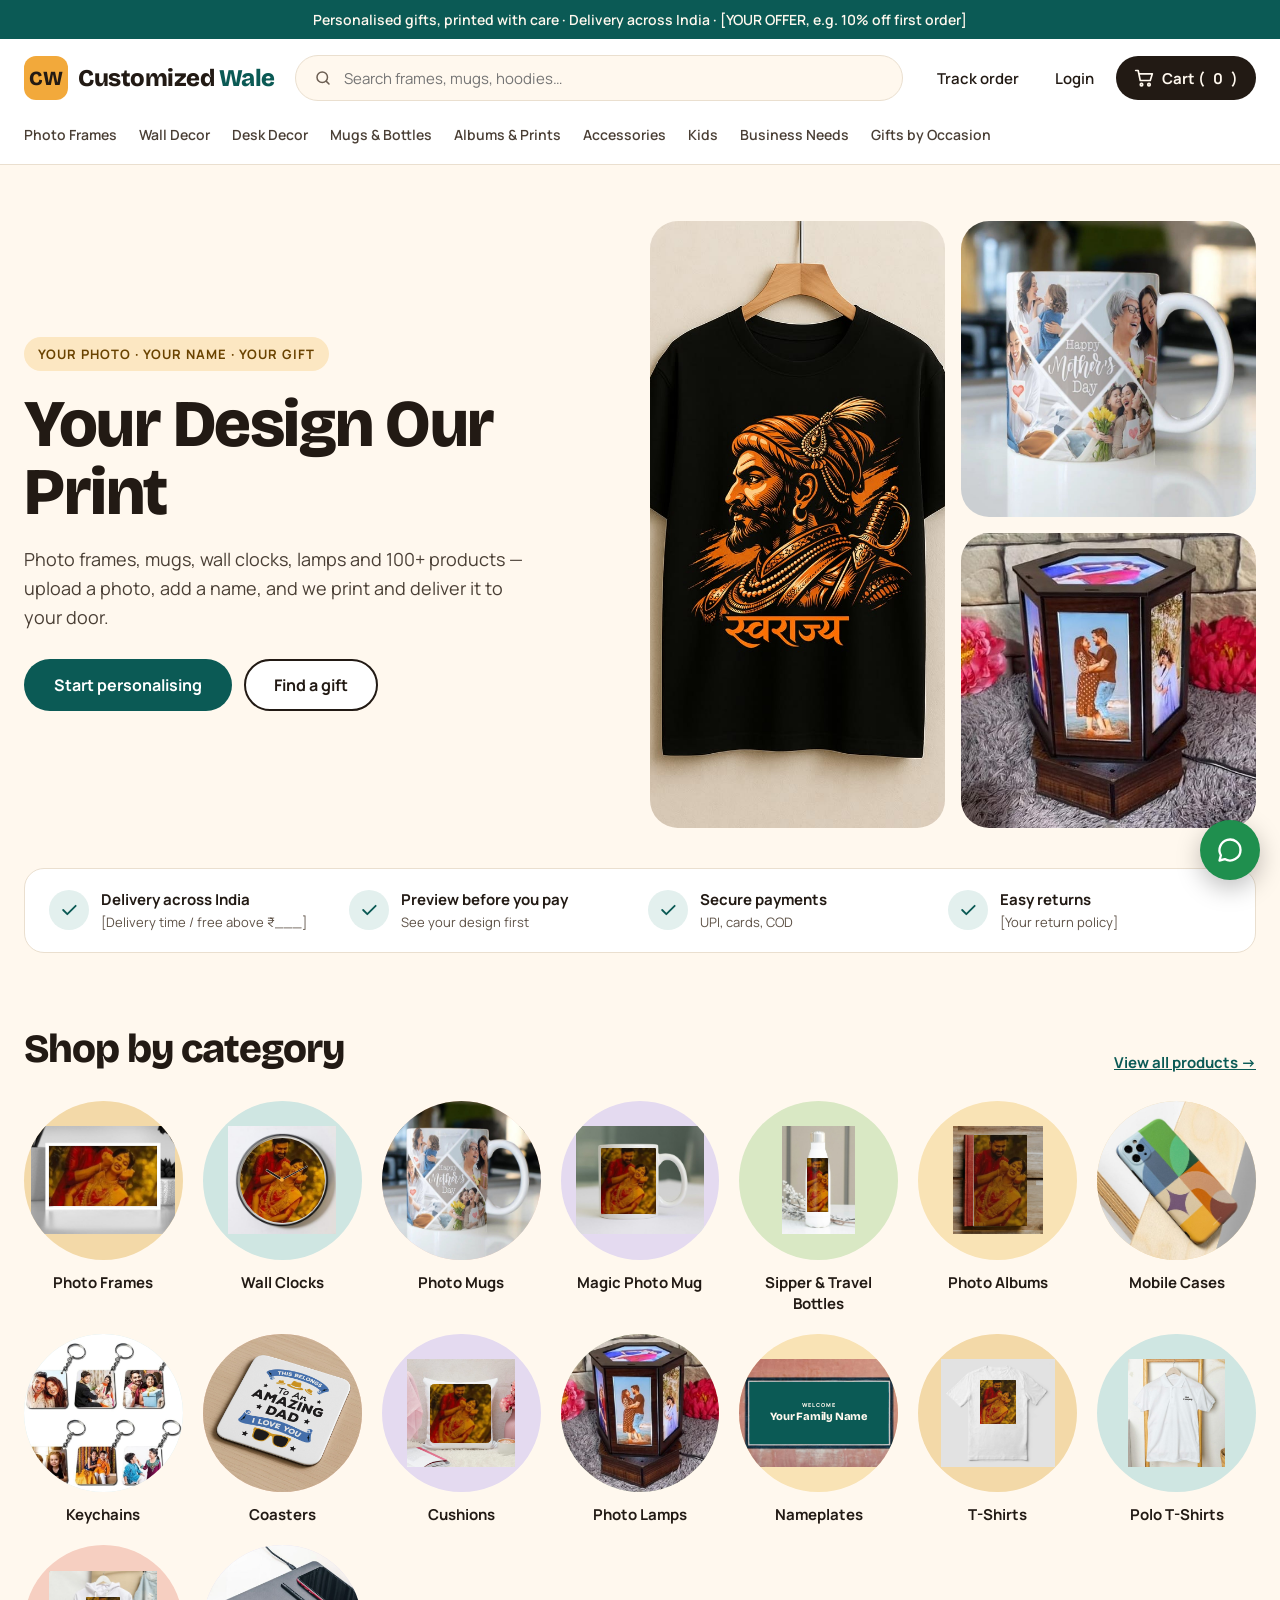
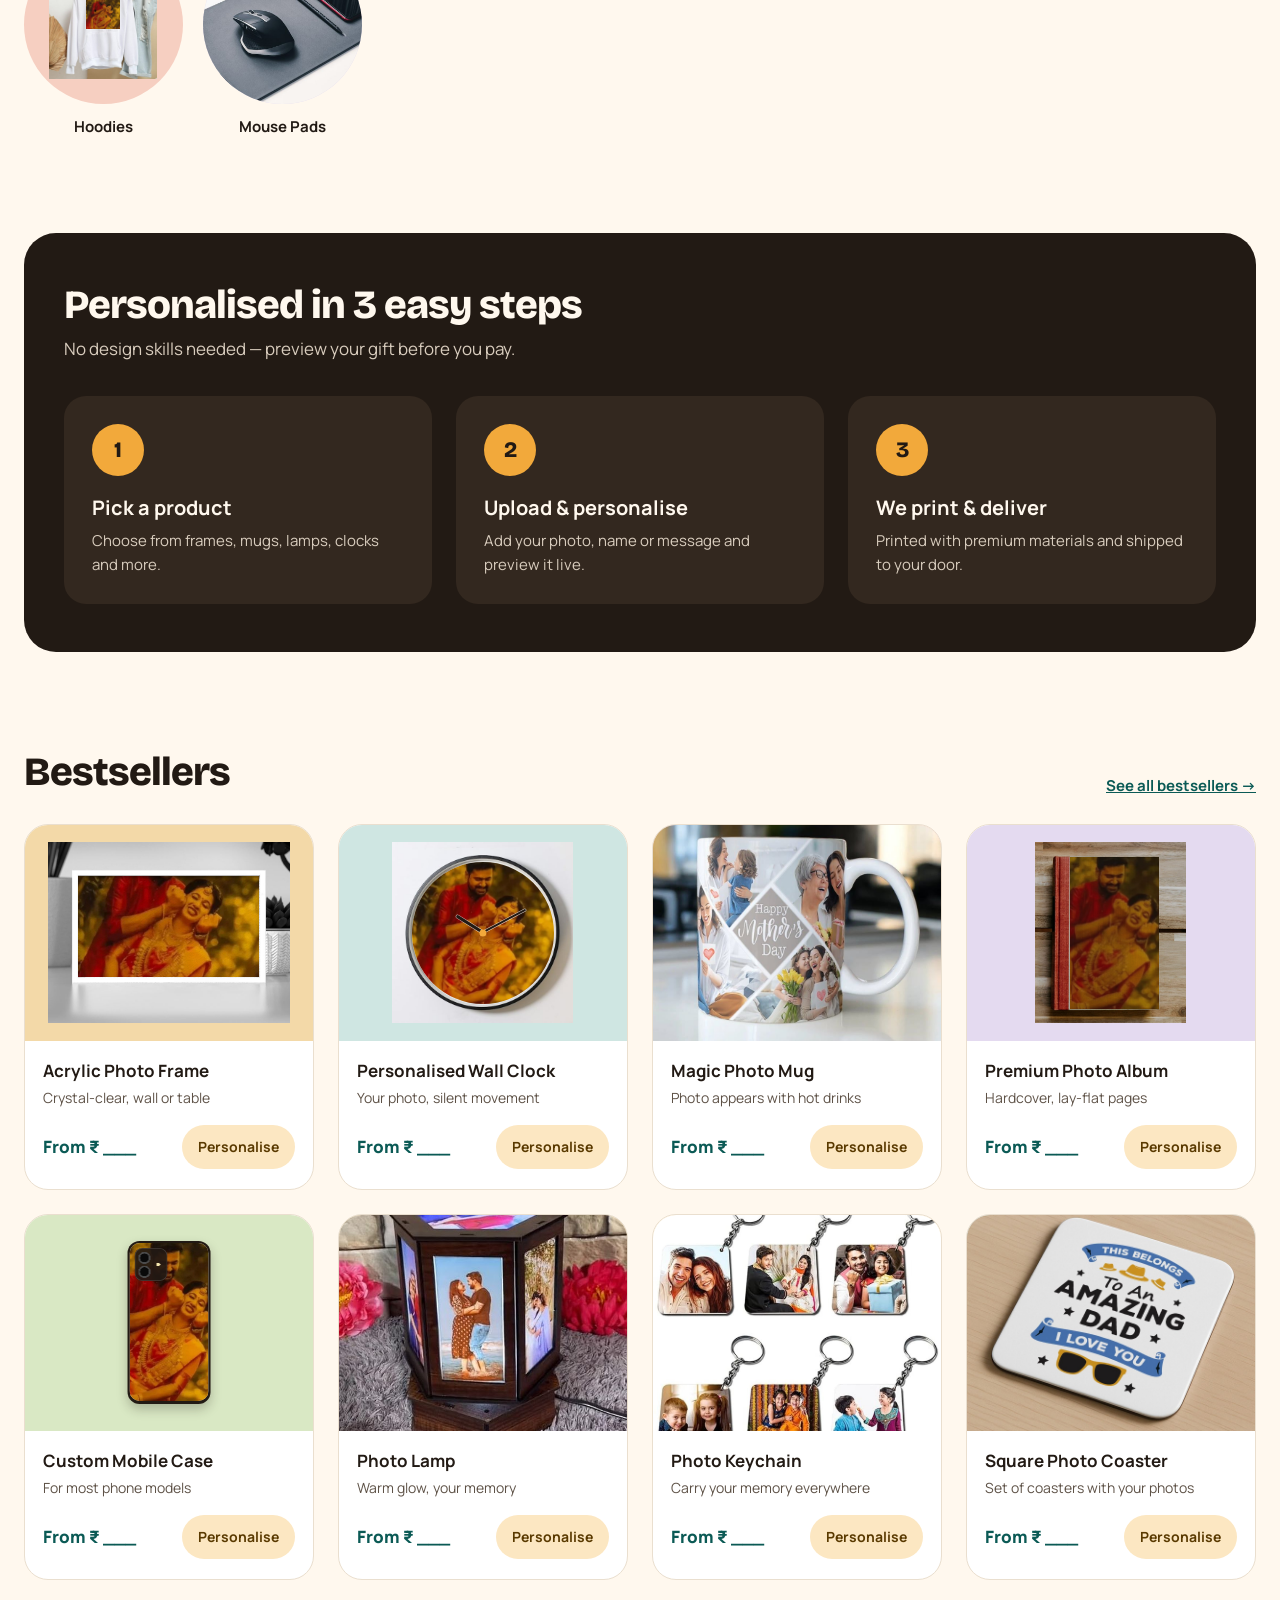
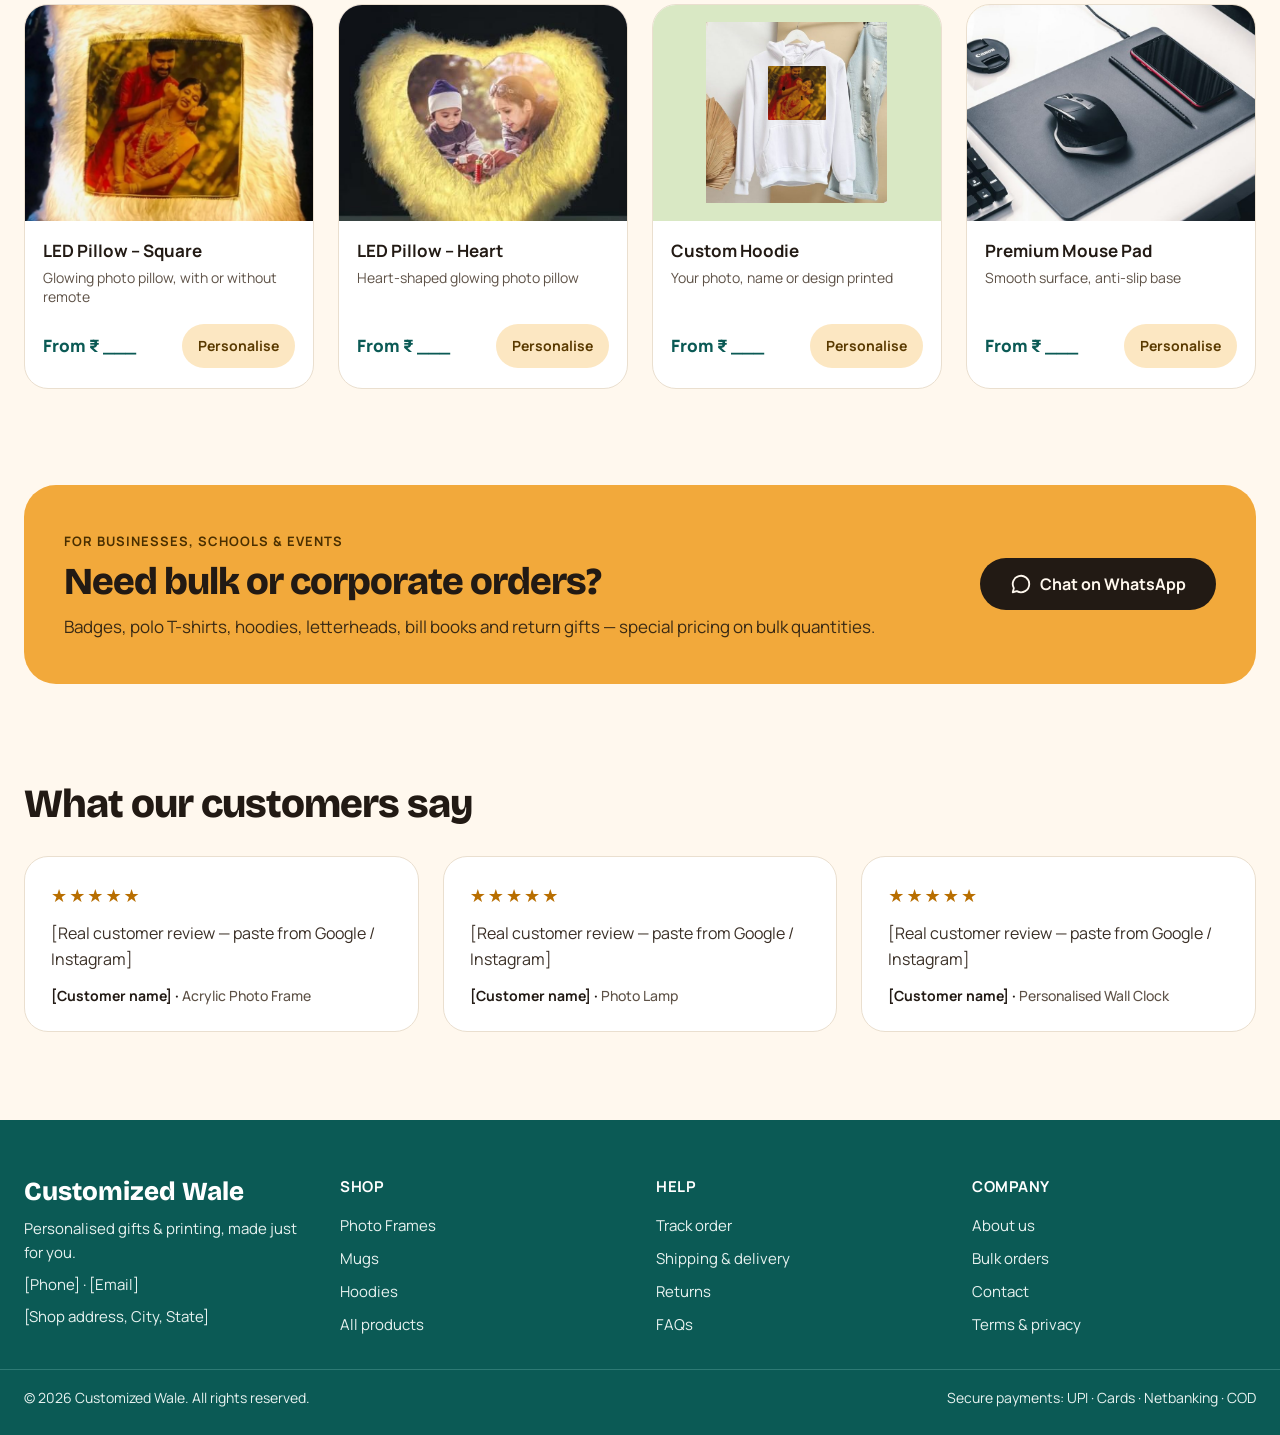
<file: index.html>
<!doctype html>
<html lang="en">
<head>
  <meta charset="utf-8">
  <meta name="viewport" content="width=device-width, initial-scale=1">
  <title>Customized Wale – Personalised Photo Gifts &amp; Printing</title>
  <meta name="description" content="Personalised photo frames, mugs, wall clocks, lamps and 100+ custom gifts. Delivered across India by Customized Wale.">
  <link rel="preconnect" href="https://fonts.googleapis.com">
  <link rel="preconnect" href="https://fonts.gstatic.com" crossorigin>
  <link href="https://fonts.googleapis.com/css2?family=Bricolage+Grotesque:wght@500;700;800&family=Manrope:wght@400;500;600;700;800&display=swap" rel="stylesheet">
  <link rel="stylesheet" href="style.css">
</head>
<body>

  <!-- EDIT: your current offer -->
  <div class="announce">Personalised gifts, printed with care · Delivery across India · [YOUR OFFER, e.g. 10% off first order]</div>

  <header class="site-header">
    <div class="container header-row">
      <a href="index.html" class="logo">
        <span class="logo-mark">CW</span>
        <span class="logo-text">Customized<span> Wale</span></span>
      </a>
      <form class="search" role="search" action="#">
        <svg width="18" height="18" viewBox="0 0 24 24" fill="none" stroke="#6B5E52" stroke-width="2" stroke-linecap="round" aria-hidden="true"><circle cx="11" cy="11" r="7"/><path d="M20 20l-3.5-3.5"/></svg>
        <label for="q" class="sr-only">Search products</label>
        <input id="q" type="search" placeholder="Search frames, mugs, hoodies…">
      </form>
      <nav class="header-nav" aria-label="Account">
        <a href="#" class="nav-link">Track order</a>
        <a href="#" class="nav-link">Login</a>
        <a href="#" class="nav-link cart-btn">
          <svg width="20" height="20" viewBox="0 0 24 24" fill="none" stroke="currentColor" stroke-width="2" stroke-linecap="round" stroke-linejoin="round" aria-hidden="true"><circle cx="9" cy="20" r="1.5"/><circle cx="18" cy="20" r="1.5"/><path d="M2 3h3l2.5 12h12L22 7H6.5"/></svg>
          Cart (<span class="cart-count">0</span>)
        </a>
      </nav>
    </div>
    <nav class="container cat-nav" aria-label="Categories">
      <a href="customize.html?item=frames">Photo Frames</a>
      <a href="customize.html?item=clocks">Wall Decor</a>
      <a href="customize.html?item=lamps">Desk Decor</a>
      <a href="customize.html?item=mugs">Mugs &amp; Bottles</a>
      <a href="customize.html?item=albums">Albums &amp; Prints</a>
      <a href="customize.html?item=cases">Accessories</a>
      <a href="#categories">Kids</a>
      <a href="#bulk">Business Needs</a>
      <a href="#categories">Gifts by Occasion</a>
    </nav>
  </header>

  <main>
    <!-- HERO -->
    <section class="container hero">
      <div class="hero-text">
        <span class="pill">Your photo · Your name · Your gift</span>
        
      
        <h1>Your Design Our Print</h1>
        

        <p>Photo frames, mugs, wall clocks, lamps and 100+ products — upload a photo, add a name, and we print and deliver it to your door.</p>
        <div class="btn-row">
          <a href="#categories" class="btn btn-primary">Start personalising</a>
          <a href="#bestsellers" class="btn btn-outline">Find a gift</a>
        </div>
      </div>
      <!-- EDIT: replace the placeholder divs with <img src="images/your-photo.jpg" alt="..."> -->
      <div class="hero-images">
        <a class="tall" href="customize.html?item=tshirts" style="background: var(--t1)"><img src="image/shivba.jpg" alt="Black T-shirt printed with a Swarajya design"></a>
        <div style="background: var(--t2)"><img src="image/mug.jpg" alt="Personalised photo mug"></div>
        <div style="background: var(--t3)"><img src="image/rotatinglamp.jpg" alt="Personalised rotating photo lamp"></div>
      </div>
    </section>

    <!-- TRUST STRIP -->
    <section class="container">
      <div class="trust">
        <div class="trust-item"><span class="trust-icon"><svg width="20" height="20" viewBox="0 0 24 24" fill="none" stroke="#0B5A55" stroke-width="2.2" stroke-linecap="round" stroke-linejoin="round" aria-hidden="true"><path d="M5 12l5 5L20 7"/></svg></span><div><strong>Delivery across India</strong><small>[Delivery time / free above ₹___]</small></div></div>
        <div class="trust-item"><span class="trust-icon"><svg width="20" height="20" viewBox="0 0 24 24" fill="none" stroke="#0B5A55" stroke-width="2.2" stroke-linecap="round" stroke-linejoin="round" aria-hidden="true"><path d="M5 12l5 5L20 7"/></svg></span><div><strong>Preview before you pay</strong><small>See your design first</small></div></div>
        <div class="trust-item"><span class="trust-icon"><svg width="20" height="20" viewBox="0 0 24 24" fill="none" stroke="#0B5A55" stroke-width="2.2" stroke-linecap="round" stroke-linejoin="round" aria-hidden="true"><path d="M5 12l5 5L20 7"/></svg></span><div><strong>Secure payments</strong><small>UPI, cards, COD</small></div></div>
        <div class="trust-item"><span class="trust-icon"><svg width="20" height="20" viewBox="0 0 24 24" fill="none" stroke="#0B5A55" stroke-width="2.2" stroke-linecap="round" stroke-linejoin="round" aria-hidden="true"><path d="M5 12l5 5L20 7"/></svg></span><div><strong>Easy returns</strong><small>[Your return policy]</small></div></div>
      </div>
    </section>

    <!-- CATEGORIES (filled by script.js – edit the CATEGORIES list there) -->
    <section class="container section" id="categories">
      <div class="section-head">
        <h2>Shop by category</h2>
        <a href="#bestsellers">View all products →</a>
      </div>
      <div class="cat-grid" id="cat-grid"></div>
    </section>

    <!-- HOW IT WORKS -->
    <section class="container section">
      <div class="steps">
        <h2>Personalised in 3 easy steps</h2>
        <p>No design skills needed — preview your gift before you pay.</p>
        <div class="step-grid">
          <div class="step"><div class="step-num">1</div><h3>Pick a product</h3><p>Choose from frames, mugs, lamps, clocks and more.</p></div>
          <div class="step"><div class="step-num">2</div><h3>Upload &amp; personalise</h3><p>Add your photo, name or message and preview it live.</p></div>
          <div class="step"><div class="step-num">3</div><h3>We print &amp; deliver</h3><p>Printed with premium materials and shipped to your door.</p></div>
        </div>
      </div>
    </section>

    <!-- BESTSELLERS (filled by script.js – edit the PRODUCTS list there) -->
    <section class="container section" id="bestsellers">
      <div class="section-head">
        <h2>Bestsellers</h2>
        <a href="#bestsellers">See all bestsellers →</a>
      </div>
      <div class="product-grid" id="product-grid"></div>
    </section>

    <!-- BULK ORDERS -->
    <section class="container section" id="bulk">
      <div class="bulk">
        <div>
          <small>For businesses, schools &amp; events</small>
          <h2>Need bulk or corporate orders?</h2>
          <p>Badges, polo T-shirts, hoodies, letterheads, bill books and return gifts — special pricing on bulk quantities.</p>
        </div>
        <a class="btn btn-dark wa-link" data-msg="Hi Customized Wale, I have a query about a bulk order." href="#">
          <svg width="22" height="22" viewBox="0 0 24 24" fill="none" stroke="currentColor" stroke-width="2" stroke-linecap="round" stroke-linejoin="round" aria-hidden="true"><path d="M21 12a9 9 0 0 1-13.5 7.8L3 21l1.2-4.5A9 9 0 1 1 21 12z"/></svg>
          Chat on WhatsApp
        </a>
      </div>
    </section>

    <!-- REVIEWS – EDIT: paste real customer reviews -->
    <section class="container section">
      <div class="section-head"><h2>What our customers say</h2></div>
      <div class="review-grid">
        <div class="review"><div class="stars" aria-label="5 out of 5 stars">★★★★★</div><p>[Real customer review — paste from Google / Instagram]</p><strong>[Customer name] · <span>Acrylic Photo Frame</span></strong></div>
        <div class="review"><div class="stars" aria-label="5 out of 5 stars">★★★★★</div><p>[Real customer review — paste from Google / Instagram]</p><strong>[Customer name] · <span>Photo Lamp</span></strong></div>
        <div class="review"><div class="stars" aria-label="5 out of 5 stars">★★★★★</div><p>[Real customer review — paste from Google / Instagram]</p><strong>[Customer name] · <span>Personalised Wall Clock</span></strong></div>
      </div>
    </section>
  </main>

  <footer class="site-footer">
    <div class="container footer-grid">
      <div>
        <div class="footer-brand">Customized Wale</div>
        <p>Personalised gifts &amp; printing, made just for you.</p>
        <p>[Phone] · [Email]</p>
        <p>[Shop address, City, State]</p>
      </div>
      <div><h4>Shop</h4><a href="customize.html?item=frames">Photo Frames</a><a href="customize.html?item=mugs">Mugs</a><a href="customize.html?item=hoodies">Hoodies</a><a href="#bestsellers">All products</a></div>
      <div><h4>Help</h4><a href="#">Track order</a><a href="#">Shipping &amp; delivery</a><a href="#">Returns</a><a href="#">FAQs</a></div>
      <div><h4>Company</h4><a href="#">About us</a><a href="#bulk">Bulk orders</a><a href="#">Contact</a><a href="#">Terms &amp; privacy</a></div>
    </div>
    <div class="container footer-bottom">
      <span>© <span id="year">2026</span> Customized Wale. All rights reserved.</span>
      <span>Secure payments: UPI · Cards · Netbanking · COD</span>
    </div>
  </footer>

  <a class="wa-float wa-link" data-msg="Hi Customized Wale, I have a query." href="#" aria-label="Chat with us on WhatsApp">
    <svg width="28" height="28" viewBox="0 0 24 24" fill="none" stroke="currentColor" stroke-width="2" stroke-linecap="round" stroke-linejoin="round" aria-hidden="true"><path d="M21 12a9 9 0 0 1-13.5 7.8L3 21l1.2-4.5A9 9 0 1 1 21 12z"/></svg>
  </a>

  <script src="script.js"></script>
</body>
</html>
</file>
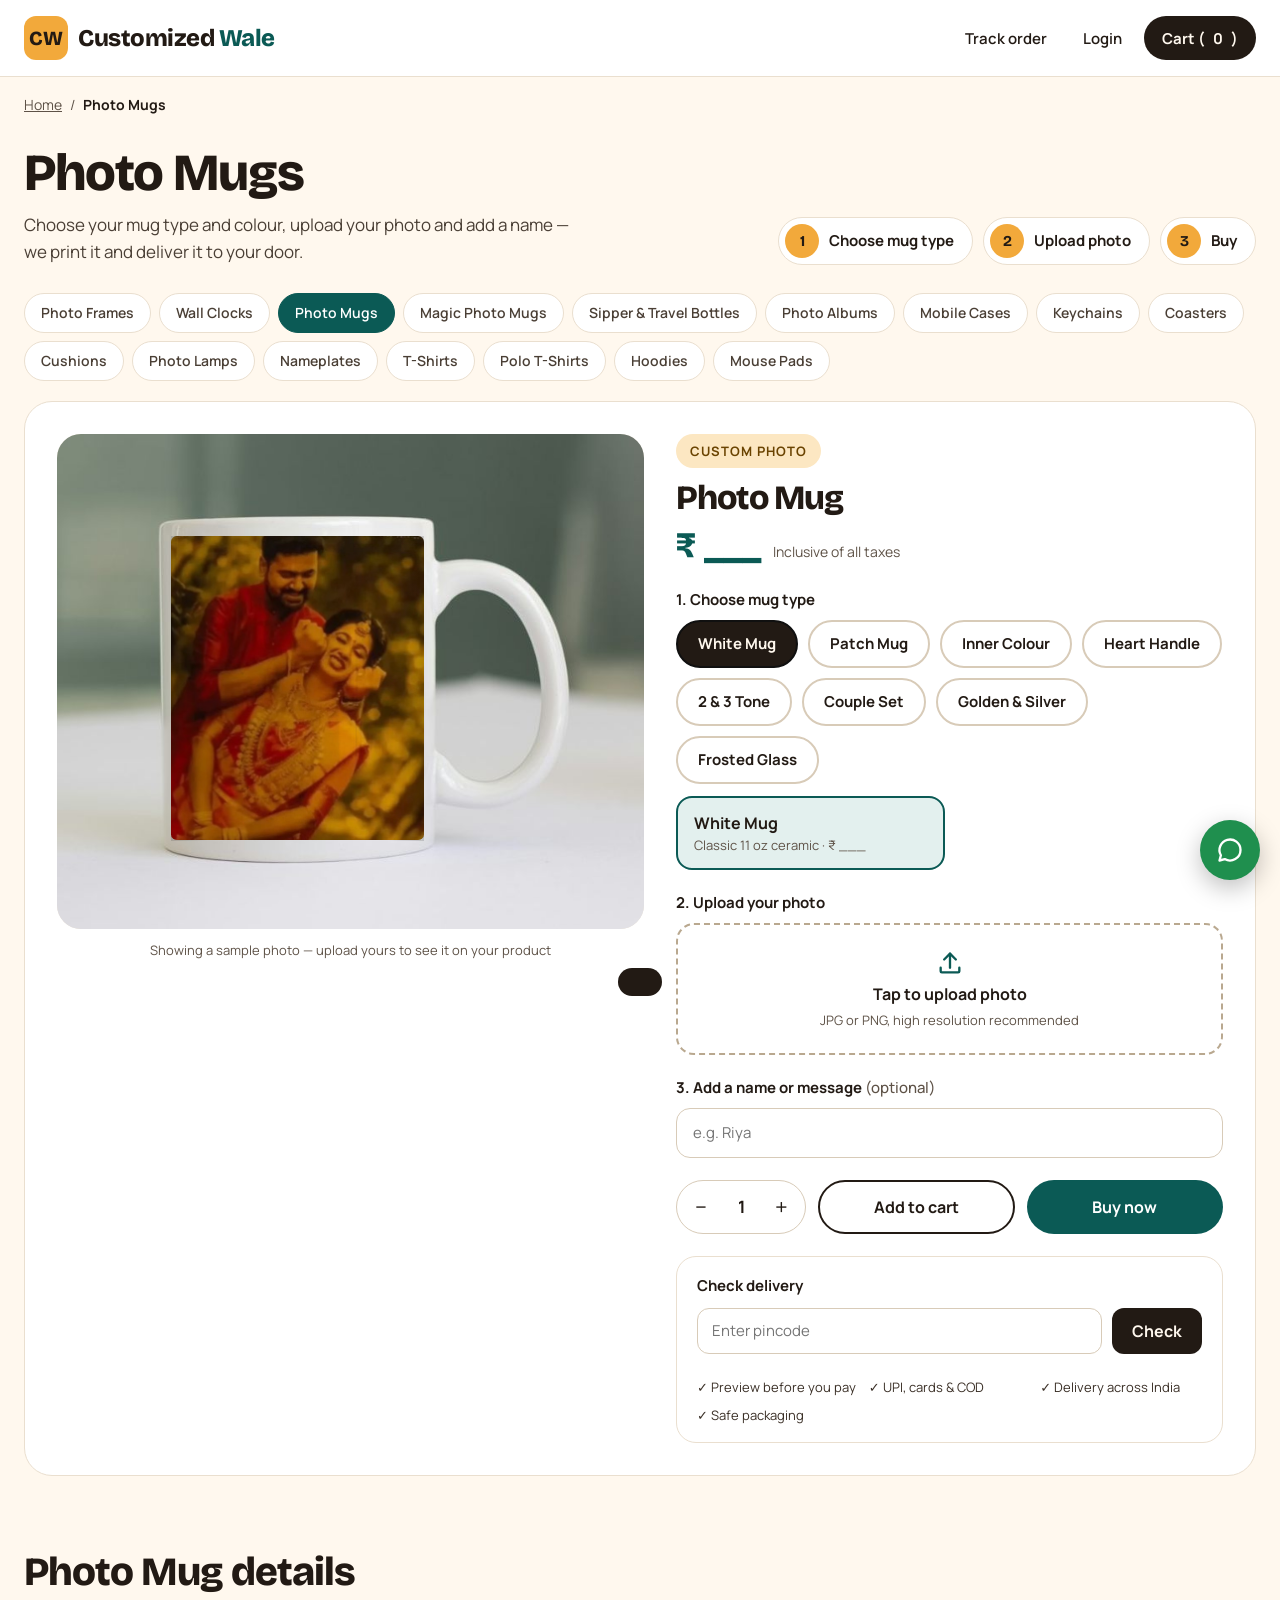
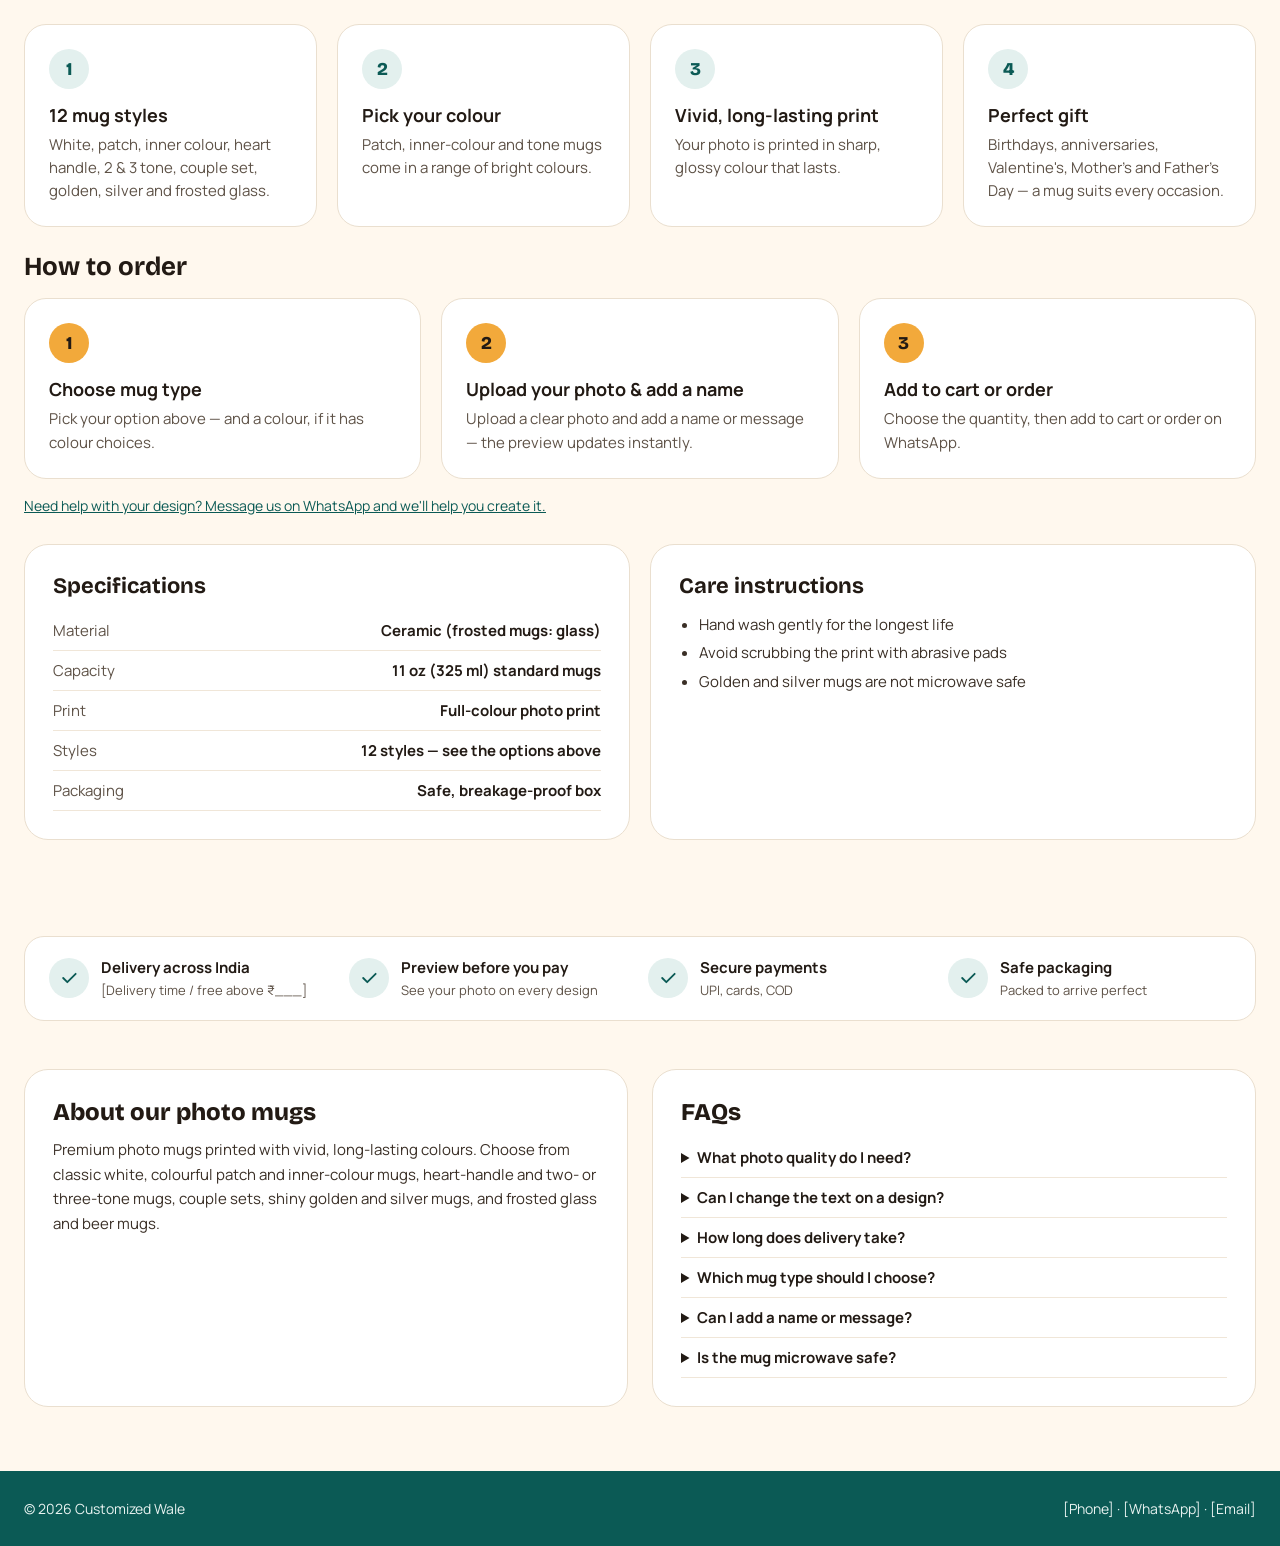
<file: customize.html>
<!doctype html>
<html lang="en">
<head>
  <meta charset="utf-8">
  <meta name="viewport" content="width=device-width, initial-scale=1">
  <title>Personalise Your Gift – Customized Wale</title>
  <meta name="description" content="Pick a design, upload your photo, add a name and order your personalised gift from Customized Wale.">
  <link rel="preconnect" href="https://fonts.googleapis.com">
  <link rel="preconnect" href="https://fonts.gstatic.com" crossorigin>
  <link href="https://fonts.googleapis.com/css2?family=Bricolage+Grotesque:wght@500;700;800&family=Manrope:wght@400;500;600;700;800&display=swap" rel="stylesheet">
  <link rel="stylesheet" href="style.css">
</head>
<body>
  <!-- One page for every product. The product shown comes from the link, e.g. customize.html?item=mugs.
       Edit products, prices and designs in script.js (PRODUCT_PAGES and DESIGNS). -->

  <header class="site-header">
    <div class="container header-row" style="justify-content: space-between">
      <a href="index.html" class="logo">
        <span class="logo-mark">CW</span>
        <span class="logo-text">Customized<span> Wale</span></span>
      </a>
      <nav class="header-nav" aria-label="Account">
        <a href="#" class="nav-link">Track order</a>
        <a href="#" class="nav-link">Login</a>
        <a href="#" class="nav-link cart-btn">Cart (<span class="cart-count">0</span>)</a>
      </nav>
    </div>
  </header>

  <main>
    <nav class="container breadcrumb" aria-label="Breadcrumb">
      <a href="index.html">Home</a><span aria-hidden="true">/</span>
      <strong id="crumb">Personalise</strong>
    </nav>

    <!-- PAGE HEAD -->
    <section class="container listing-head">
      <div>
        <h1 id="page-title">Personalise</h1>
        <p id="page-intro"></p>
      </div>
      <ol class="design-steps" id="design-steps" aria-label="How it works">
        <li><b>1</b> Pick a design</li>
        <li><b>2</b> Upload photo</li>
        <li><b>3</b> Buy</li>
      </ol>
    </section>

    <!-- OTHER PRODUCTS -->
    <nav class="container product-switch" id="product-switch" aria-label="Other products to personalise"></nav>

    <!-- PHONE PICKER (mobile cases only): brand → model → designs -->
    <section class="container phone-picker" id="phone-picker" hidden></section>

    <!-- DESIGN GALLERY -->
    <section class="container" id="gallery">
      <div class="chips style-tabs" id="style-tabs" role="group" aria-label="Choose a style" hidden></div>
      <div class="chips design-tabs" id="design-tabs" role="group" aria-label="Filter designs by occasion"></div>
      <p class="design-count" id="design-count" aria-live="polite"></p>
      <div class="product-grid" id="design-grid"></div>
    </section>

    <!-- PRODUCT DETAILS (shown only for products that have "details" in script.js) -->
    <section class="container section" id="details-section" hidden>
      <div class="section-head"><h2 id="details-title">Product details</h2></div>
      <div id="details"></div>
    </section>

    <!-- TRUST STRIP -->
    <section class="container section">
      <div class="trust">
        <div class="trust-item"><span class="trust-icon"><svg width="20" height="20" viewBox="0 0 24 24" fill="none" stroke="#0B5A55" stroke-width="2.2" stroke-linecap="round" stroke-linejoin="round" aria-hidden="true"><path d="M5 12l5 5L20 7"/></svg></span><div><strong>Delivery across India</strong><small>[Delivery time / free above ₹___]</small></div></div>
        <div class="trust-item"><span class="trust-icon"><svg width="20" height="20" viewBox="0 0 24 24" fill="none" stroke="#0B5A55" stroke-width="2.2" stroke-linecap="round" stroke-linejoin="round" aria-hidden="true"><path d="M5 12l5 5L20 7"/></svg></span><div><strong>Preview before you pay</strong><small>See your photo on every design</small></div></div>
        <div class="trust-item"><span class="trust-icon"><svg width="20" height="20" viewBox="0 0 24 24" fill="none" stroke="#0B5A55" stroke-width="2.2" stroke-linecap="round" stroke-linejoin="round" aria-hidden="true"><path d="M5 12l5 5L20 7"/></svg></span><div><strong>Secure payments</strong><small>UPI, cards, COD</small></div></div>
        <div class="trust-item"><span class="trust-icon"><svg width="20" height="20" viewBox="0 0 24 24" fill="none" stroke="#0B5A55" stroke-width="2.2" stroke-linecap="round" stroke-linejoin="round" aria-hidden="true"><path d="M5 12l5 5L20 7"/></svg></span><div><strong>Safe packaging</strong><small>Packed to arrive perfect</small></div></div>
      </div>
    </section>

    <section class="container" style="padding-top: 24px">
      <div class="info-grid">
        <div class="info-card">
          <h2 id="about-title">About this product</h2>
          <p id="about-text"></p>
        </div>
        <div class="info-card">
          <h2>FAQs</h2>
          <details class="faq"><summary>What photo quality do I need?</summary><p>A clear, well-lit photo from a phone camera works well. Avoid screenshots.</p></details>
          <details class="faq"><summary>Can I change the text on a design?</summary><p>Yes — type your name or message in the designer and the preview updates instantly.</p></details>
          <details class="faq"><summary>How long does delivery take?</summary><p>[Your delivery time]</p></details>
          <div id="extra-faqs"></div>
        </div>
      </div>
    </section>
  </main>

  <!-- DESIGNER POP-UP -->
  <dialog class="designer" id="designer" aria-labelledby="d-title">
    <button type="button" class="designer-close" id="designer-close" aria-label="Close designer">×</button>
    <div class="designer-inner">
      <div class="designer-preview">
        <div class="obj-stage" id="d-mockup"></div>
        <div class="preview-note" id="d-preview-note">Live preview · your photo stays on your device</div>
      </div>

      <div class="designer-form">
        <div>
          <span class="pill" id="d-tag">Design</span>
          <h2 id="d-title">Design</h2>
          <div class="price-row">
            <span class="big-price" id="d-price">₹0</span>
            <span class="mrp" id="d-mrp" hidden></span>
            <span style="font-size: 14px; color: var(--muted)">Inclusive of all taxes</span>
          </div>
        </div>

        <div>
          <span class="option-label" id="d-type-label">Choose type</span>
          <div class="chips d-groups" id="d-groups" role="group" aria-label="Choose a type" hidden></div>
          <div class="size-grid" id="d-types"></div>
          <div class="color-pick" id="d-colors" hidden></div>
        </div>

        <div>
          <span class="option-label" id="d-photo-label">Upload your photo</span>
          <label class="upload" id="d-upload" for="d-photo">
            <svg width="28" height="28" viewBox="0 0 24 24" fill="none" stroke="#0B5A55" stroke-width="2" stroke-linecap="round" stroke-linejoin="round" aria-hidden="true"><path d="M12 16V4"/><path d="M7 9l5-5 5 5"/><path d="M4 16v3a1 1 0 0 0 1 1h14a1 1 0 0 0 1-1v-3"/></svg>
            <b id="d-upload-title">Tap to upload photo</b>
            <small id="d-upload-sub">JPG or PNG, high resolution recommended</small>
          </label>
          <input type="file" id="d-photo" accept="image/jpeg,image/png" class="sr-only">
        </div>

        <div>
          <label class="option-label" for="d-text" id="d-text-label">Add a name or message</label>
          <input class="text-input" id="d-text" type="text" maxlength="28">
        </div>

        <div id="d-extra-wrap" hidden>
          <label class="option-label" for="d-extra" id="d-extra-label">Details</label>
          <input class="text-input" id="d-extra" type="text" maxlength="40">
        </div>

        <div class="buy-row">
          <div class="qty">
            <button type="button" id="d-minus" aria-label="Decrease quantity">−</button>
            <span id="d-qty" aria-live="polite">1</span>
            <button type="button" id="d-plus" aria-label="Increase quantity">+</button>
          </div>
          <button type="button" class="btn btn-outline" id="d-cart">Add to cart</button>
          <button type="button" class="btn btn-primary" id="d-buy">Buy now</button>
        </div>
        <div class="alert" id="d-alert" role="alert" hidden></div>

        <div class="box">
          <label for="d-pin" style="font-weight: 700; font-size: 15px">Check delivery</label>
          <div class="pin-row">
            <input id="d-pin" type="text" inputmode="numeric" maxlength="6" placeholder="Enter pincode">
            <button type="button" id="d-pin-check">Check</button>
          </div>
          <div id="d-pin-result" style="font-size: 14px; font-weight: 600" aria-live="polite"></div>
          <div class="ticks">
            <span>✓ Preview before you pay</span><span>✓ UPI, cards &amp; COD</span><span>✓ Delivery across India</span><span>✓ Safe packaging</span>
          </div>
        </div>
      </div>
    </div>
  </dialog>

  <footer class="site-footer">
    <div class="container footer-bottom" style="padding-top: 28px; border-top: 0">
      <span>© <span id="year">2026</span> Customized Wale</span>
      <span>[Phone] · [WhatsApp] · [Email]</span>
    </div>
  </footer>

  <a class="wa-float wa-link" id="wa-float" data-msg="Hi Customized Wale, I have a question." href="#" aria-label="Chat with us on WhatsApp">
    <svg width="28" height="28" viewBox="0 0 24 24" fill="none" stroke="currentColor" stroke-width="2" stroke-linecap="round" stroke-linejoin="round" aria-hidden="true"><path d="M21 12a9 9 0 0 1-13.5 7.8L3 21l1.2-4.5A9 9 0 1 1 21 12z"/></svg>
  </a>

  <div class="toast" id="toast" role="status"></div>

  <script src="script.js"></script>
</body>
</html>
</file>
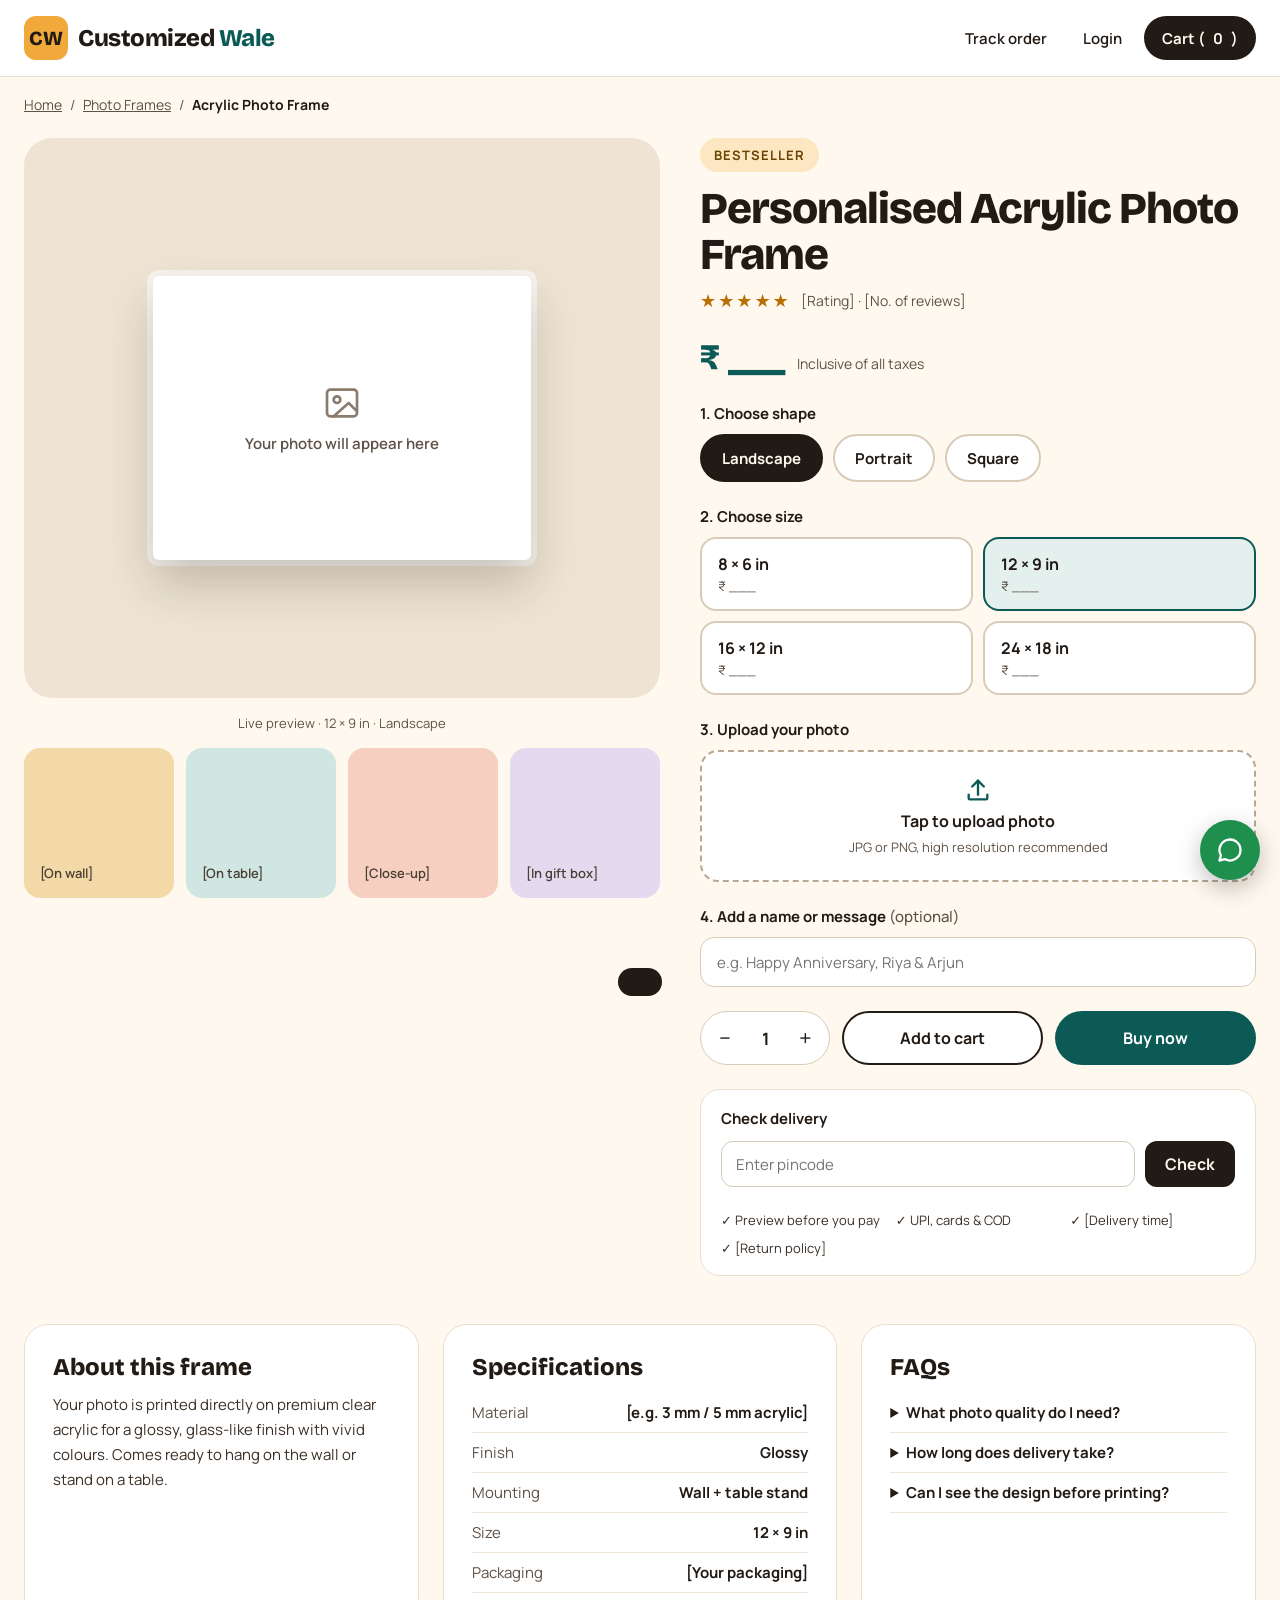
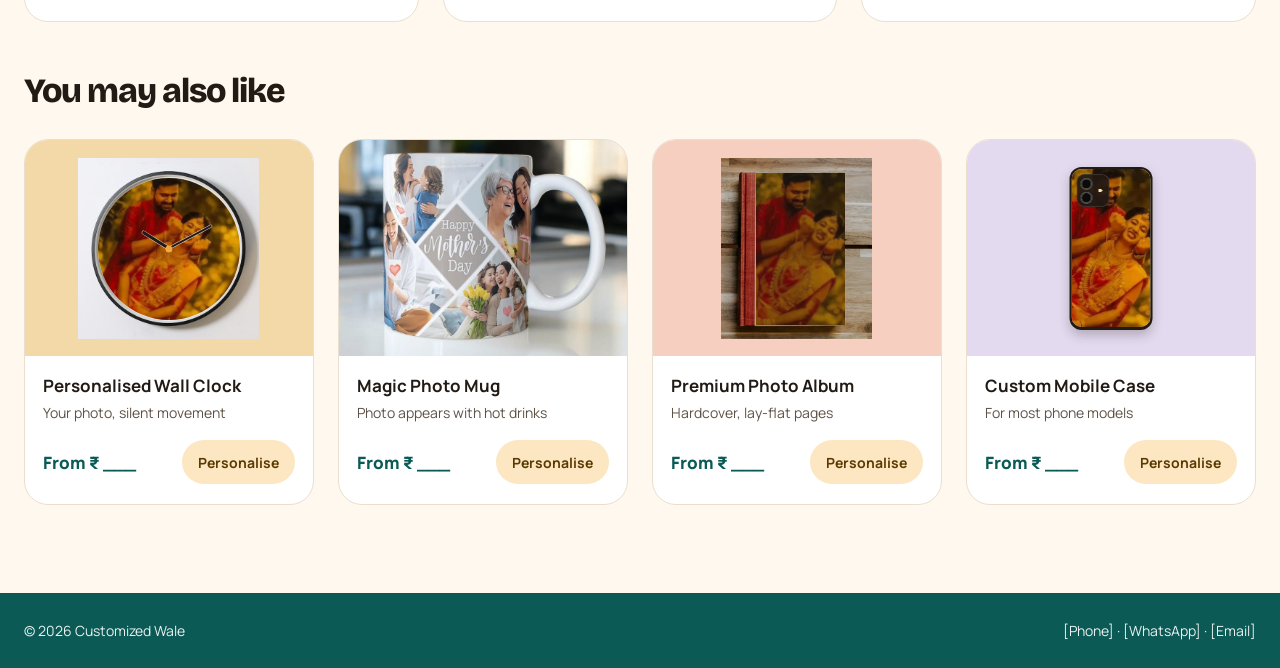
<file: product.html>
<!doctype html>
<html lang="en">
<head>
  <meta charset="utf-8">
  <meta name="viewport" content="width=device-width, initial-scale=1">
  <title>Personalised Acrylic Photo Frame – Customized Wale</title>
  <meta name="description" content="Upload your photo and create a personalised acrylic photo frame. Choose shape and size, preview it live and order online.">
  <link rel="preconnect" href="https://fonts.googleapis.com">
  <link rel="preconnect" href="https://fonts.gstatic.com" crossorigin>
  <link href="https://fonts.googleapis.com/css2?family=Bricolage+Grotesque:wght@500;700;800&family=Manrope:wght@400;500;600;700;800&display=swap" rel="stylesheet">
  <link rel="stylesheet" href="style.css">
</head>
<body>

  <header class="site-header">
    <div class="container header-row" style="justify-content: space-between">
      <a href="index.html" class="logo">
        <span class="logo-mark">CW</span>
        <span class="logo-text">Customized<span> Wale</span></span>
      </a>
      <nav class="header-nav" aria-label="Account">
        <a href="#" class="nav-link">Track order</a>
        <a href="#" class="nav-link">Login</a>
        <a href="#" class="nav-link cart-btn">Cart (<span class="cart-count">0</span>)</a>
      </nav>
    </div>
  </header>

  <main>
    <nav class="container breadcrumb" aria-label="Breadcrumb">
      <a href="index.html">Home</a><span aria-hidden="true">/</span>
      <a href="index.html#categories">Photo Frames</a><span aria-hidden="true">/</span>
      <strong>Acrylic Photo Frame</strong>
    </nav>

    <section class="container pdp">
      <!-- LEFT: live preview -->
      <div class="pdp-gallery">
        <div class="stage">
          <div class="frame" id="frame">
            <div class="frame-empty" id="frame-empty">
              <svg width="40" height="40" viewBox="0 0 24 24" fill="none" stroke="#8A7B6C" stroke-width="1.6" stroke-linecap="round" stroke-linejoin="round" aria-hidden="true"><rect x="3" y="4" width="18" height="16" rx="2"/><circle cx="9" cy="10" r="2"/><path d="M21 17l-5-5-9 8"/></svg>
              Your photo will appear here
            </div>
            <img id="frame-img" alt="Preview of your uploaded photo" hidden>
            <div class="frame-caption" id="frame-caption"></div>
          </div>
        </div>
        <div class="preview-note" id="preview-note">Live preview</div>
        <!-- EDIT: replace with real product photos -->
        <div class="thumbs">
          <div class="ph" style="background: var(--t1)">[On wall]</div>
          <div class="ph" style="background: var(--t2)">[On table]</div>
          <div class="ph" style="background: var(--t3)">[Close-up]</div>
          <div class="ph" style="background: var(--t4)">[In gift box]</div>
        </div>
      </div>

      <!-- RIGHT: options -->
      <div class="pdp-info">
        <div>
          <span class="pill">Bestseller</span>
          <h1>Personalised Acrylic Photo Frame</h1>
          <div class="rating"><span class="stars" aria-hidden="true">★★★★★</span>[Rating] · [No. of reviews]</div>
        </div>

        <div class="price-row">
          <span class="big-price" id="price">₹0</span>
          <span style="font-size: 14px; color: var(--muted)">Inclusive of all taxes</span>
        </div>

        <div>
          <span class="option-label">1. Choose shape</span>
          <div class="chips" id="shape-chips"></div>
        </div>

        <div>
          <span class="option-label">2. Choose size</span>
          <div class="size-grid" id="size-grid"></div>
        </div>

        <div>
          <span class="option-label">3. Upload your photo</span>
          <label class="upload" id="upload-box" for="photo">
            <svg width="28" height="28" viewBox="0 0 24 24" fill="none" stroke="#0B5A55" stroke-width="2" stroke-linecap="round" stroke-linejoin="round" aria-hidden="true"><path d="M12 16V4"/><path d="M7 9l5-5 5 5"/><path d="M4 16v3a1 1 0 0 0 1 1h14a1 1 0 0 0 1-1v-3"/></svg>
            <b id="upload-title">Tap to upload photo</b>
            <small id="upload-sub">JPG or PNG, high resolution recommended</small>
          </label>
          <input type="file" id="photo" accept="image/jpeg,image/png" class="sr-only">
        </div>

        <div>
          <label class="option-label" for="caption">4. Add a name or message <span>(optional)</span></label>
          <input class="text-input" id="caption" type="text" maxlength="40" placeholder="e.g. Happy Anniversary, Riya &amp; Arjun">
        </div>

        <div class="buy-row">
          <div class="qty">
            <button type="button" id="qty-minus" aria-label="Decrease quantity">−</button>
            <span id="qty" aria-live="polite">1</span>
            <button type="button" id="qty-plus" aria-label="Increase quantity">+</button>
          </div>
          <button type="button" class="btn btn-outline" id="add-to-cart">Add to cart</button>
          <button type="button" class="btn btn-primary" id="buy-now">Buy now</button>
        </div>
        <div class="alert" id="photo-alert" role="alert" hidden>Please upload your photo before adding to cart.</div>

        <div class="box">
          <label for="pin" style="font-weight: 700; font-size: 15px">Check delivery</label>
          <div class="pin-row">
            <input id="pin" type="text" inputmode="numeric" maxlength="6" placeholder="Enter pincode">
            <button type="button" id="pin-check">Check</button>
          </div>
          <div id="pin-result" style="font-size: 14px; font-weight: 600" aria-live="polite"></div>
          <div class="ticks">
            <span>✓ Preview before you pay</span><span>✓ UPI, cards &amp; COD</span><span>✓ [Delivery time]</span><span>✓ [Return policy]</span>
          </div>
        </div>
      </div>
    </section>

    <section class="container" style="padding-bottom: 48px">
      <div class="info-grid">
        <div class="info-card">
          <h2>About this frame</h2>
          <p>Your photo is printed directly on premium clear acrylic for a glossy, glass-like finish with vivid colours. Comes ready to hang on the wall or stand on a table.</p>
        </div>
        <div class="info-card">
          <h2>Specifications</h2>
          <div class="spec"><span>Material</span><b>[e.g. 3 mm / 5 mm acrylic]</b></div>
          <div class="spec"><span>Finish</span><b>Glossy</b></div>
          <div class="spec"><span>Mounting</span><b>Wall + table stand</b></div>
          <div class="spec"><span>Size</span><b id="spec-size">—</b></div>
          <div class="spec"><span>Packaging</span><b>[Your packaging]</b></div>
        </div>
        <div class="info-card">
          <h2>FAQs</h2>
          <details class="faq"><summary>What photo quality do I need?</summary><p>A clear, well-lit photo from a phone camera works well. Avoid screenshots.</p></details>
          <details class="faq"><summary>How long does delivery take?</summary><p>[Your delivery time]</p></details>
          <details class="faq"><summary>Can I see the design before printing?</summary><p>Yes — the preview shows your photo on the frame before you pay.</p></details>
        </div>
      </div>
    </section>

    <section class="container" style="padding-bottom: 24px">
      <div class="section-head"><h2 style="font-size: 34px">You may also like</h2></div>
      <div class="product-grid" id="related-grid"></div>
    </section>
  </main>

  <footer class="site-footer">
    <div class="container footer-bottom" style="padding-top: 28px; border-top: 0">
      <span>© <span id="year">2026</span> Customized Wale</span>
      <span>[Phone] · [WhatsApp] · [Email]</span>
    </div>
  </footer>

  <a class="wa-float wa-link" data-msg="Hi Customized Wale, I have a question about the Acrylic Photo Frame." href="#" aria-label="Chat with us on WhatsApp">
    <svg width="28" height="28" viewBox="0 0 24 24" fill="none" stroke="currentColor" stroke-width="2" stroke-linecap="round" stroke-linejoin="round" aria-hidden="true"><path d="M21 12a9 9 0 0 1-13.5 7.8L3 21l1.2-4.5A9 9 0 1 1 21 12z"/></svg>
  </a>

  <div class="toast" id="toast" role="status"></div>

  <script src="script.js"></script>
</body>
</html>
</file>
<file: style.css>
/* ===== Customized Wale – shared styles ===== */
:root {
  --ink: #221A14;
  --ink-soft: #4A3F35;
  --muted: #5E5247;
  --cream: #FFF8EE;
  --white: #FFFFFF;
  --line: #EADFCF;
  --line-strong: #D8CBB8;
  --teal: #0B5A55;
  --teal-dark: #073D3A;
  --teal-tint: #E3F0EE;
  --marigold: #F2A93B;
  --marigold-tint: #FCE7C2;
  --brown: #5A3A00;
  --t1: #F3D9A8; --t2: #CFE6E2; --t3: #F6CFC1; --t4: #E4DAF0; --t5: #D9E8C4; --t6: #F9E3B5;
  --display: 'Bricolage Grotesque', system-ui, sans-serif;
  --body: 'Manrope', system-ui, sans-serif;
}

* { box-sizing: border-box; }
body { margin: 0; font-family: var(--body); color: var(--ink); background: var(--cream); }
a { color: var(--teal); }
a:hover { color: var(--teal-dark); }
img { max-width: 100%; display: block; }
button { font: inherit; cursor: pointer; }
.container { max-width: 1280px; margin: 0 auto; padding-left: 24px; padding-right: 24px; }
.sr-only { position: absolute; width: 1px; height: 1px; overflow: hidden; clip: rect(0 0 0 0); white-space: nowrap; }
h1, h2 { font-family: var(--display); font-weight: 800; letter-spacing: -1px; }

/* Announcement bar */
.announce { background: var(--teal); color: var(--cream); text-align: center; font-size: 14px; font-weight: 600; padding: 10px 16px; }

/* Header */
.site-header { background: var(--white); border-bottom: 1px solid var(--line); }
.header-row { display: flex; flex-wrap: wrap; align-items: center; gap: 20px; padding-top: 16px; padding-bottom: 16px; }
.logo { display: flex; align-items: center; gap: 10px; text-decoration: none; color: var(--ink); }
.logo-mark { width: 44px; height: 44px; border-radius: 12px; background: var(--marigold); display: flex; align-items: center; justify-content: center; font-family: var(--display); font-weight: 800; font-size: 20px; color: var(--ink); }
.logo-text { font-family: var(--display); font-weight: 800; font-size: 24px; letter-spacing: -0.5px; }
.logo-text span { color: var(--teal); }
.search { flex: 1 1 280px; display: flex; align-items: center; gap: 10px; background: var(--cream); border: 1px solid var(--line); border-radius: 999px; padding: 0 18px; min-height: 46px; }
.search input { border: 0; background: transparent; font: inherit; font-size: 15px; flex: 1; min-width: 0; outline: none; color: var(--ink); }
.header-nav { display: flex; flex-wrap: wrap; align-items: center; gap: 8px; }
.nav-link { display: flex; align-items: center; gap: 8px; min-height: 44px; padding: 0 14px; border-radius: 999px; text-decoration: none; color: var(--ink); font-weight: 600; font-size: 15px; }
.nav-link:hover { background: var(--cream); color: var(--ink); }
.cart-btn { background: var(--ink); color: var(--cream); font-weight: 700; padding: 0 18px; }
.cart-btn:hover { background: #000; color: var(--cream); }
.cat-nav { display: flex; flex-wrap: wrap; gap: 4px 22px; font-size: 14px; font-weight: 600; padding-bottom: 12px; }
.cat-nav a { color: var(--ink-soft); text-decoration: none; padding: 8px 0; }
.cat-nav a:hover { color: var(--teal); }

/* Buttons */
.btn { display: inline-flex; align-items: center; justify-content: center; gap: 8px; min-height: 52px; padding: 0 28px; border-radius: 999px; text-decoration: none; font-weight: 700; font-size: 16px; border: 2px solid transparent; }
.btn-primary { background: var(--teal); color: var(--white); }
.btn-primary:hover { background: var(--teal-dark); color: var(--white); }
.btn-outline { border-color: var(--ink); color: var(--ink); background: var(--white); }
.btn-outline:hover { background: var(--ink); color: var(--cream); }
.btn-dark { background: var(--ink); color: var(--cream); }
.btn-dark:hover { background: #000; color: var(--cream); }
.pill { display: inline-block; background: var(--marigold-tint); color: #6A4300; font-weight: 700; font-size: 13px; letter-spacing: 1px; text-transform: uppercase; padding: 8px 14px; border-radius: 999px; }

/* Image placeholders – replace with <img> tags of your real photos */
.ph { display: flex; align-items: flex-end; padding: 16px; font-size: 13px; font-weight: 600; color: var(--ink-soft); }
.ph:has(> img) { padding: 0; }

/* Hero */
.hero { display: flex; flex-wrap: wrap; gap: 40px; align-items: center; padding-top: 56px; padding-bottom: 40px; }
.hero-text { flex: 1 1 420px; min-width: 0; }
.hero h1 { font-size: clamp(38px, 5.2vw, 68px); line-height: 1.02; letter-spacing: -1.5px; margin: 20px 0 18px; }
.hero p { font-size: 18px; line-height: 1.6; color: var(--ink-soft); margin: 0 0 28px; max-width: 520px; }
.btn-row { display: flex; flex-wrap: wrap; gap: 12px; }
.hero-images { flex: 1 1 440px; min-width: 0; display: grid; grid-template-columns: 1fr 1fr; gap: 16px; }
.hero-images > div, .hero-images > a { display: block; border-radius: 28px; min-height: 200px; overflow: hidden; }
.hero-images .tall { grid-row: span 2; min-height: 420px; }
.hero-images img { width: 100%; height: 100%; object-fit: cover; }

/* Trust strip */
.trust { background: var(--white); border: 1px solid var(--line); border-radius: 20px; padding: 20px 24px; display: grid; grid-template-columns: repeat(auto-fit, minmax(200px, 1fr)); gap: 16px; }
.trust-item { display: flex; align-items: center; gap: 12px; }
.trust-icon { width: 40px; height: 40px; flex: none; border-radius: 50%; background: var(--teal-tint); display: flex; align-items: center; justify-content: center; }
.trust-item strong { display: block; font-size: 15px; }
.trust-item small { font-size: 13px; color: var(--muted); }

/* Sections */
.section { padding-top: 72px; padding-bottom: 24px; }
.section-head { display: flex; flex-wrap: wrap; justify-content: space-between; align-items: flex-end; gap: 12px; margin-bottom: 28px; }
.section-head h2 { font-size: 40px; margin: 0; }
.section-head a { font-weight: 700; font-size: 15px; }

/* Categories */
.cat-grid { display: grid; grid-template-columns: repeat(auto-fill, minmax(140px, 1fr)); gap: 20px; }
.cat { text-decoration: none; color: var(--ink); display: flex; flex-direction: column; align-items: center; gap: 12px; text-align: center; font-weight: 700; font-size: 15px; }
.cat-img { width: 100%; aspect-ratio: 1; border-radius: 50%; overflow: hidden; display: flex; align-items: center; justify-content: center; font-size: 12px; color: var(--ink-soft); transition: transform .2s; }
.cat:hover .cat-img { transform: translateY(-4px); }

/* Steps */
.steps { background: var(--ink); color: var(--cream); border-radius: 32px; padding: 48px 40px; }
.steps h2 { font-size: 40px; margin: 0 0 8px; }
.steps > p { margin: 0 0 36px; color: #D9CDBE; font-size: 17px; }
.step-grid { display: grid; grid-template-columns: repeat(auto-fit, minmax(240px, 1fr)); gap: 24px; }
.step { background: #33281F; border-radius: 22px; padding: 28px; }
.step-num { width: 52px; height: 52px; border-radius: 50%; background: var(--marigold); color: var(--ink); display: flex; align-items: center; justify-content: center; font-family: var(--display); font-weight: 800; font-size: 22px; margin-bottom: 18px; }
.step h3 { font-size: 20px; margin: 0 0 8px; }
.step p { color: #D9CDBE; font-size: 15px; line-height: 1.55; margin: 0; }

/* Product cards */
.product-grid { display: grid; grid-template-columns: repeat(auto-fill, minmax(250px, 1fr)); gap: 24px; }
.card { background: var(--white); border: 1px solid var(--line); border-radius: 24px; overflow: hidden; display: flex; flex-direction: column; text-decoration: none; color: var(--ink); }
.card-img { aspect-ratio: 4 / 3; }
.card-body { padding: 18px 18px 20px; display: flex; flex-direction: column; gap: 6px; flex: 1; }
.card-body h3 { margin: 0; font-size: 17px; }
.card-body p { margin: 0; font-size: 14px; color: var(--muted); }
.card-foot { display: flex; align-items: center; justify-content: space-between; gap: 10px; margin-top: auto; padding-top: 12px; }
.price { font-weight: 800; font-size: 17px; color: var(--teal); }
.btn-small { display: inline-flex; align-items: center; min-height: 44px; padding: 0 16px; border-radius: 999px; background: var(--marigold-tint); color: var(--brown); text-decoration: none; font-weight: 700; font-size: 14px; }
.btn-small:hover { background: var(--marigold); color: var(--ink); }

/* Bulk band */
.bulk { background: var(--marigold); border-radius: 32px; padding: 44px 40px; display: flex; flex-wrap: wrap; align-items: center; justify-content: space-between; gap: 24px; }
.bulk > div { flex: 1 1 420px; min-width: 0; }
.bulk small { font-weight: 700; font-size: 13px; letter-spacing: 1px; text-transform: uppercase; color: #4A2F00; }
.bulk h2 { font-size: 38px; margin: 8px 0 10px; }
.bulk p { margin: 0; font-size: 17px; color: #3A2A14; line-height: 1.55; }

/* Reviews */
.review-grid { display: grid; grid-template-columns: repeat(auto-fit, minmax(280px, 1fr)); gap: 24px; }
.review { background: var(--white); border: 1px solid var(--line); border-radius: 24px; padding: 26px; display: flex; flex-direction: column; gap: 14px; }
.stars { color: #B86E00; font-size: 18px; letter-spacing: 2px; }
.review p { margin: 0; font-size: 16px; line-height: 1.6; color: #3A2F26; }
.review strong { font-size: 14px; }
.review strong span { font-weight: 500; color: var(--muted); }

/* Footer */
.site-footer { background: var(--teal); color: #E8F2F0; margin-top: 64px; }
.footer-grid { display: grid; grid-template-columns: repeat(auto-fit, minmax(200px, 1fr)); gap: 32px; padding-top: 56px; padding-bottom: 28px; }
.footer-brand { font-family: var(--display); font-weight: 800; font-size: 26px; color: var(--white); margin-bottom: 10px; }
.site-footer h4 { color: var(--white); font-size: 15px; letter-spacing: .5px; text-transform: uppercase; margin: 0 0 12px; }
.site-footer a { display: block; color: #E8F2F0; text-decoration: none; font-size: 15px; padding: 6px 0; }
.site-footer a:hover { color: var(--white); text-decoration: underline; }
.site-footer p { font-size: 15px; line-height: 1.6; margin: 0 0 8px; }
.footer-bottom { border-top: 1px solid #2E7A74; display: flex; flex-wrap: wrap; justify-content: space-between; gap: 12px; font-size: 14px; padding-top: 18px; padding-bottom: 28px; }

/* WhatsApp floating button */
.wa-float { position: fixed; right: 20px; bottom: 20px; width: 60px; height: 60px; border-radius: 50%; background: #1F8F4E; color: #fff; display: flex; align-items: center; justify-content: center; box-shadow: 0 8px 24px rgba(0,0,0,.25); z-index: 50; }
.wa-float:hover { color: #fff; background: #187340; }

/* ===== Product page ===== */
.breadcrumb { font-size: 14px; color: var(--muted); display: flex; flex-wrap: wrap; gap: 8px; padding-top: 18px; }
.breadcrumb a { color: var(--muted); }
.breadcrumb strong { color: var(--ink); }
.pdp { display: flex; flex-wrap: wrap; gap: 40px; align-items: flex-start; padding-top: 24px; padding-bottom: 48px; }
.pdp-gallery { flex: 1 1 520px; min-width: 0; display: flex; flex-direction: column; gap: 16px; }
.stage { background: #EFE4D3; border-radius: 28px; min-height: 560px; display: flex; align-items: center; justify-content: center; padding: 40px; }
.frame { position: relative; max-width: 100%; background: var(--white); border-radius: 6px; box-shadow: 0 24px 48px rgba(34,26,20,.22), 0 0 0 6px rgba(255,255,255,.6); overflow: hidden; transition: width .3s, height .3s; }
.frame img { width: 100%; height: 100%; object-fit: cover; }
.frame-empty { width: 100%; height: 100%; display: flex; flex-direction: column; align-items: center; justify-content: center; gap: 10px; color: var(--muted); font-weight: 600; font-size: 15px; text-align: center; padding: 16px; }
.frame-caption { position: absolute; left: 0; right: 0; bottom: 0; padding: 14px 12px; text-align: center; color: #fff; font-family: var(--display); font-weight: 700; font-size: 20px; background: linear-gradient(transparent, rgba(0,0,0,.55)); }
.frame-caption:empty { display: none; }
.preview-note { font-size: 13px; color: var(--muted); text-align: center; }
.thumbs { display: grid; grid-template-columns: repeat(4, 1fr); gap: 12px; }
.thumbs > div { aspect-ratio: 1; border-radius: 16px; }

.pdp-info { flex: 1 1 440px; min-width: 0; display: flex; flex-direction: column; gap: 24px; }
.pdp-info h1 { font-size: 44px; line-height: 1.05; margin: 14px 0 10px; }
.rating { display: flex; flex-wrap: wrap; align-items: center; gap: 10px; font-size: 14px; color: var(--muted); }
.price-row { display: flex; align-items: baseline; gap: 12px; flex-wrap: wrap; }
.big-price { font-family: var(--display); font-weight: 800; font-size: 36px; color: var(--teal); }
.option-label { display: block; font-weight: 700; font-size: 15px; margin-bottom: 10px; }
.option-label span { font-weight: 500; color: var(--muted); }
.chips { display: flex; flex-wrap: wrap; gap: 10px; }
.chip { min-height: 48px; padding: 0 20px; border-radius: 999px; font-weight: 700; font-size: 15px; background: var(--white); color: var(--ink); border: 2px solid var(--line-strong); }
.chip.active { background: var(--ink); color: var(--cream); border-color: var(--ink); }
.size-grid { display: grid; grid-template-columns: 1fr 1fr; gap: 10px; }
.size-opt { text-align: left; padding: 14px 16px; border-radius: 16px; min-height: 64px; color: var(--ink); background: var(--white); border: 2px solid var(--line-strong); }
.size-opt.active { background: var(--teal-tint); border-color: var(--teal); }
.size-opt b { display: block; font-size: 16px; }
.size-opt small { display: block; font-size: 13px; color: var(--muted); margin-top: 2px; }
.upload { width: 100%; display: flex; flex-direction: column; align-items: center; gap: 6px; padding: 24px 16px; border-radius: 18px; background: var(--white); border: 2px dashed #B9A88F; cursor: pointer; text-align: center; }
.upload.done { background: var(--teal-tint); border: 2px solid var(--teal); }
.upload b { font-size: 16px; }
.upload small { font-size: 13px; color: var(--muted); }
.text-input { width: 100%; min-height: 50px; border: 1px solid var(--line-strong); border-radius: 14px; padding: 0 16px; font: inherit; font-size: 15px; background: var(--white); color: var(--ink); }
.buy-row { display: flex; flex-wrap: wrap; gap: 12px; align-items: center; }
.qty { display: flex; align-items: center; border: 1px solid var(--line-strong); border-radius: 999px; background: var(--white); }
.qty button { width: 48px; height: 52px; border: 0; background: transparent; font-size: 22px; color: var(--ink); }
.qty span { min-width: 32px; text-align: center; font-weight: 700; font-size: 17px; }
.buy-row .btn { flex: 1 1 160px; min-height: 54px; }
.alert { background: #FDE3DA; color: #7A2410; border-radius: 12px; padding: 12px 16px; font-size: 14px; font-weight: 600; }
.box { background: var(--white); border: 1px solid var(--line); border-radius: 20px; padding: 18px 20px; display: flex; flex-direction: column; gap: 12px; }
.pin-row { display: flex; gap: 10px; flex-wrap: wrap; }
.pin-row input { flex: 1 1 160px; min-height: 46px; border: 1px solid var(--line-strong); border-radius: 12px; padding: 0 14px; font: inherit; font-size: 15px; }
.pin-row button { min-height: 46px; padding: 0 20px; border-radius: 12px; border: 0; background: var(--ink); color: var(--cream); font-weight: 700; }
.ticks { display: grid; grid-template-columns: repeat(auto-fit, minmax(150px, 1fr)); gap: 10px; font-size: 13px; color: #3A2F26; }
.info-grid { display: grid; grid-template-columns: repeat(auto-fit, minmax(280px, 1fr)); gap: 24px; }
.info-card { background: var(--white); border: 1px solid var(--line); border-radius: 24px; padding: 28px; }
.info-card h2 { font-size: 24px; letter-spacing: 0; margin: 0 0 12px; }
.info-card p { margin: 0; font-size: 15px; line-height: 1.65; color: #3A2F26; }
.spec { display: flex; justify-content: space-between; gap: 12px; padding: 9px 0; border-bottom: 1px solid #F0E6D8; font-size: 15px; }
.spec span { color: var(--muted); }
.faq { padding: 9px 0; border-bottom: 1px solid #F0E6D8; }
.faq summary { font-weight: 700; font-size: 15px; cursor: pointer; }
.faq p { font-size: 14px; color: var(--muted); margin-top: 6px; }

/* ===== Personalise page (customize.html) ===== */
.listing-head { display: flex; flex-wrap: wrap; justify-content: space-between; align-items: flex-end; gap: 20px; padding-top: 24px; padding-bottom: 8px; }
.listing-head > div { flex: 1 1 420px; min-width: 0; }
.listing-head h1 { font-size: clamp(36px, 4.5vw, 52px); line-height: 1.05; margin: 8px 0 10px; }
.listing-head p { margin: 0; font-size: 17px; line-height: 1.6; color: var(--ink-soft); max-width: 560px; }
.design-steps { list-style: none; margin: 0; padding: 0; display: flex; flex-wrap: wrap; gap: 10px; }
.design-steps li { display: flex; align-items: center; gap: 10px; background: var(--white); border: 1px solid var(--line); border-radius: 999px; padding: 6px 18px 6px 6px; font-weight: 700; font-size: 15px; }
.design-steps b { width: 34px; height: 34px; border-radius: 50%; background: var(--marigold); display: flex; align-items: center; justify-content: center; font-family: var(--display); }
.product-switch { display: flex; flex-wrap: wrap; gap: 8px; padding-top: 20px; }
.product-switch a { display: inline-flex; align-items: center; min-height: 40px; padding: 0 16px; border-radius: 999px; background: var(--white); border: 1px solid var(--line); color: var(--ink-soft); text-decoration: none; font-weight: 600; font-size: 14px; }
.product-switch a:hover { border-color: var(--teal); color: var(--teal); }
.product-switch a[aria-current="page"] { background: var(--teal); border-color: var(--teal); color: var(--white); }
.design-tabs { margin: 28px 0 12px; }
.design-count { margin: 0 0 20px; font-size: 14px; color: var(--muted); }
.design-card .btn-small { border: 0; }

/* Mockup stage. Inside a mockup, cqw = % of the product's width */
.obj-stage { background: #EFE4D3; padding: 8% 10%; display: flex; align-items: center; justify-content: center; }
.obj { container-type: inline-size; position: relative; width: 100%; aspect-ratio: 1; }
.obj i { position: absolute; display: block; }

/* Printed area. Inside the print, cqmin = % of the print's shorter side, so designs fit any product */
.print { position: absolute; inset: 0; overflow: hidden; container: print / size; }
.mp { position: absolute; inset: 0; display: flex; flex-direction: column; align-items: center; justify-content: center; gap: 4cqmin; padding: 6cqmin; text-align: center; }
.mp-title { font-family: var(--display); font-weight: 800; font-size: 10cqmin; line-height: 1; letter-spacing: -.02em; }
.mp-name { font-weight: 800; font-size: 6.5cqmin; line-height: 1.1; overflow-wrap: anywhere; }
.mp-photo { flex: none; display: flex; align-items: center; justify-content: center; overflow: hidden; background: rgba(255,255,255,.5); color: inherit; }
.mp-photo img { width: 100%; height: 100%; object-fit: cover; }
.mp-photo svg { width: 40%; height: 40%; opacity: .55; }
.mp-circle .mp-photo { width: 44cqmin; aspect-ratio: 1; border-radius: 50%; border: 1.6cqmin solid currentColor; }
.mp-polaroid .mp-photo { width: 38cqmin; aspect-ratio: 1; border: 2.2cqmin solid #fff; border-bottom-width: 6.5cqmin; background-color: #F3EEE6; transform: rotate(-4deg); box-shadow: 0 1.5cqmin 4cqmin rgba(0,0,0,.2); }
.mp-full { justify-content: flex-end; gap: 1.5cqmin; padding-bottom: 7cqmin; color: #fff !important; }
.mp-full .mp-photo { position: absolute; inset: 0; background: rgba(255,255,255,.15); }
.mp-full .mp-title, .mp-full .mp-name { position: relative; text-shadow: 0 .6cqmin 3cqmin rgba(0,0,0,.6); }
.mp-split { display: grid; grid-template-columns: 1fr 1fr; grid-template-rows: 1fr 1fr; gap: 3cqmin 0; padding: 0; }
.mp-split .mp-photo { grid-column: 1; grid-row: 1 / 3; width: 100%; height: 100%; }
.mp-split .mp-title { grid-column: 2; align-self: end; padding: 0 4cqmin; }
.mp-split .mp-name { grid-column: 2; align-self: start; padding: 0 4cqmin; }
.mp-text .mp-photo { display: none; }
.mp-logo { padding: 3cqmin; gap: 3cqmin; }
.mp-logo .mp-photo { flex: 1 1 auto; min-height: 0; width: 100%; background: transparent; }
.mp-logo .mp-photo img { object-fit: contain; }
.mp-logo .mp-photo svg { width: 60%; height: 60%; }
.mp-logo .mp-name { font-family: var(--display); font-size: 14cqmin; }
.mp-text .mp-title { font-size: 9cqmin; font-family: var(--body); text-transform: uppercase; letter-spacing: .2em; }
.mp-text .mp-name { font-family: var(--display); font-size: 18cqmin; letter-spacing: -.02em; }
/* wide prints (nameplates, mouse pads): photo on the left, text on the right */
@container print (aspect-ratio > 8 / 5) {
  .mp-circle, .mp-polaroid { display: grid; grid-template-columns: auto auto; grid-template-rows: auto auto; justify-content: center; align-content: center; column-gap: 8cqmin; row-gap: 3cqmin; text-align: left; }
  .mp-circle .mp-photo, .mp-polaroid .mp-photo { grid-column: 1; grid-row: 1 / 3; width: 62cqmin; }
  .mp-circle .mp-title, .mp-polaroid .mp-title { grid-column: 2; align-self: end; }
  .mp-circle .mp-name, .mp-polaroid .mp-name { grid-column: 2; align-self: start; }
}
/* tall prints (phone cases): stack the split layout */
@container print (aspect-ratio < 7 / 10) {
  .mp-split { grid-template-columns: 1fr; grid-template-rows: 1fr auto auto; padding-bottom: 8cqmin; }
  .mp-split .mp-photo { grid-row: 1; }
  .mp-split .mp-title { grid-column: 1; grid-row: 2; padding-top: 4cqmin; }
  .mp-split .mp-name { grid-column: 1; grid-row: 3; }
}

/* Mug */
.obj-mug { aspect-ratio: 5 / 4; }
.mug-body { position: absolute; left: 3%; top: 7%; width: 76%; height: 89%; background: var(--body, #fff); border-radius: 0 0 7cqw 7cqw; overflow: hidden; box-shadow: 0 4cqw 6cqw rgba(34,26,20,.18); z-index: 1; }
.mug-body .print { inset: 10% 6% 10%; border-radius: 1cqw; }
.mug-body::after { content: ""; position: absolute; inset: 0; pointer-events: none; z-index: 2; background: linear-gradient(90deg, rgba(0,0,0,.14), rgba(0,0,0,0) 18%, rgba(255,255,255,.28) 34%, rgba(255,255,255,0) 50%, rgba(0,0,0,0) 78%, rgba(0,0,0,.16)); }
/* top opening shows the inside colour */
.mug-top { position: absolute; left: 3%; width: 76%; top: 2%; height: 10%; border-radius: 50%; z-index: 2; background: radial-gradient(ellipse at 50% 70%, var(--inner, #fff) 45%, color-mix(in srgb, var(--inner, #fff) 75%, #000) 100%); border: 1.2cqw solid var(--rim, var(--body, #fff)); box-sizing: border-box; }
.mug-rim { position: absolute; left: 0; right: 0; top: 0; height: 9%; background: var(--rim); z-index: 1; }
.mug-handle { position: absolute; right: 3%; top: 22%; width: 26%; height: 52%; overflow: visible; filter: drop-shadow(1cqw 2cqw 2cqw rgba(34,26,20,.18)); }
.mug-handle .hs { fill: none; stroke: var(--handle, #fff); stroke-width: 9; stroke-linecap: round; }
.mug-handle .hs.thin { stroke-width: 6; }
.mug-handle .hf { fill: var(--handle, #fff); }
/* patch mug, golden & silver: print sits on a white patch */
.mug-patch .mug-body .print { inset: 17% 13% 17%; border-radius: 3cqw; box-shadow: 0 0 0 1cqw #fff; overflow: hidden; }
/* frosted glass */
.mug-glass .mug-body { background: linear-gradient(90deg, rgba(255,255,255,.35), rgba(255,255,255,.8) 35%, rgba(255,255,255,.5) 65%, rgba(255,255,255,.3)); border: .8cqw solid rgba(255,255,255,.9); box-shadow: 0 3cqw 5cqw rgba(34,26,20,.12); }
.mug-glass .mug-body .print { inset: 14% 10% 16%; opacity: .85; border-radius: 1.5cqw; }
.mug-glass .mug-top { background: rgba(255,255,255,.55); border-color: rgba(255,255,255,.95); }
.mug-glass { --handle: rgba(255,255,255,.85); }
.mug-tall { aspect-ratio: 1; }
.mug-tall .mug-body { border-radius: 0 0 3cqw 3cqw; border-bottom-width: 5cqw; }
.mug-tall .mug-handle { top: 20%; height: 58%; }
/* couple set: two mugs side by side, second with the handle on the left */
.obj-mugpair { aspect-ratio: 5 / 3; display: flex; align-items: center; gap: 2%; }
.obj-mugpair > .obj-mug { width: 49%; flex: none; }
.mug-mirror .mug-handle { right: auto; left: 3%; transform: scaleX(-1); }
.mug-mirror .mug-body, .mug-mirror .mug-top { left: 21%; }

/* Photo frame */
.obj-frame { aspect-ratio: 4 / 3; }
.frame-board { position: absolute; inset: 5% 4%; background: #fff; border-radius: 1cqw; box-shadow: 0 3cqw 6cqw rgba(34,26,20,.22); }
.frame-board .print { inset: 2.4cqw; border-radius: .5cqw; }
.frame-board::after { content: ""; position: absolute; inset: 0; border-radius: inherit; pointer-events: none; background: linear-gradient(125deg, rgba(255,255,255,.45), rgba(255,255,255,0) 38%); }

/* Wall clock */
.clock-face { position: absolute; inset: 5%; border-radius: 50%; background: #fff; border: 3cqw solid var(--ink); overflow: hidden; box-shadow: 0 3cqw 6cqw rgba(34,26,20,.22); }
.clock-face .print { border-radius: 50%; }
.obj-clock .mp { padding: 15cqmin; }
.clock-ticks { inset: 2%; border-radius: 50%; background: repeating-conic-gradient(rgba(34,26,20,.85) 0 1.4deg, transparent 1.4deg 30deg); -webkit-mask: radial-gradient(circle, transparent 87%, #000 88%); mask: radial-gradient(circle, transparent 87%, #000 88%); }
.clock-hand { left: 50%; bottom: 50%; width: 1.8cqw; background: var(--ink); border-radius: 1cqw; transform-origin: 50% 100%; box-shadow: 0 0 0 .3cqw rgba(255,255,255,.7); }
.clock-hand.h { height: 22%; transform: translateX(-50%) rotate(-58deg); }
.clock-hand.m { height: 34%; width: 1.2cqw; transform: translateX(-50%) rotate(62deg); }
.clock-pin { left: 50%; top: 50%; width: 4cqw; height: 4cqw; border-radius: 50%; background: var(--marigold); transform: translate(-50%, -50%); }

/* Photo album */
.album-book { position: absolute; inset: 6% 18% 6% 14%; }
.album-pages { top: 2%; bottom: 2%; right: -4%; width: 6%; background: repeating-linear-gradient(90deg, #fff 0 .5cqw, #E3D8C8 .5cqw .7cqw); border-radius: 0 1cqw 1cqw 0; }
.album-spine { left: 0; top: 0; bottom: 0; width: 10%; z-index: 1; border-radius: 1.5cqw 0 0 1.5cqw; background: linear-gradient(90deg, #120D0A, #3A2E25 60%, #120D0A); }
.album-book .print { left: 10%; border-radius: 0 1.5cqw 1.5cqw 0; box-shadow: 0 3cqw 6cqw rgba(34,26,20,.22); }

/* Mobile case */
.case-body { position: absolute; top: 3%; bottom: 3%; left: 50%; width: 48%; transform: translateX(-50%); border-radius: 7cqw; background: var(--ink); box-shadow: 0 3cqw 6cqw rgba(34,26,20,.25); }
.case-body .print { inset: 1.2cqw; border-radius: 6cqw; }
.obj-case .mp { padding-top: 44cqmin; }
.obj-case .mp-full { padding-top: 6cqmin; }
.case-cam { top: 4%; left: 8%; width: 40%; aspect-ratio: 1; border-radius: 4.5cqw; z-index: 1; box-shadow: inset 0 0 0 .5cqw rgba(255,255,255,.15); background: radial-gradient(circle at 30% 30%, #0A0A0A 0 13%, #4A4A4A 14% 18%, transparent 19%), radial-gradient(circle at 30% 72%, #0A0A0A 0 13%, #4A4A4A 14% 18%, transparent 19%), radial-gradient(circle at 72% 50%, #F6E7B0 0 6%, transparent 7%), rgba(34,26,20,.92); }

/* Keychain */
.key-ring { left: 50%; top: 2%; width: 18%; aspect-ratio: 1; transform: translateX(-50%); border-radius: 50%; border: 2cqw solid #B5AFA4; }
.key-link { left: 50%; top: 17%; width: 2cqw; height: var(--lk, 9%); transform: translateX(-50%); background: #B5AFA4; border-radius: 1cqw; }
.key-tag { position: absolute; left: 22%; right: 22%; top: 24%; bottom: 4%; border-radius: 9cqw; background: #fff; box-shadow: 0 3cqw 6cqw rgba(34,26,20,.22); }
.key-face { position: absolute; inset: 2cqw; border-radius: 7cqw; overflow: hidden; }
.key-face .print { inset: 0; }
.obj-keychain .mp { padding-top: 16cqmin; }
.key-hole { top: 3.5%; left: 50%; width: 6cqw; aspect-ratio: 1; border-radius: 50%; transform: translateX(-50%); z-index: 1; background: #EFE4D3; box-shadow: inset 0 .4cqw .8cqw rgba(0,0,0,.35); }
/* MDF (wood edge) and metal (silver edge) */
.k-mdf .key-tag { background: repeating-linear-gradient(100deg, rgba(120,80,40,.0) 0 2cqw, rgba(120,80,40,.12) 2cqw 2.4cqw), linear-gradient(135deg, #D7AF80, #B98A57 45%, #CFA270); }
.k-metal .key-tag { background: linear-gradient(135deg, #8E949A, #E9ECEF 30%, #B9BEC4 55%, #F4F6F8 75%, #8A9096); }
/* shapes */
.k-rect .key-tag { left: 26%; right: 26%; top: 24%; bottom: 4%; border-radius: 3cqw; }
.k-rect .key-face { inset: 1.8cqw; border-radius: 2cqw; }
.k-square { --lk: 13%; }
.k-square .key-tag { left: 21%; right: 21%; top: 28%; bottom: 14%; border-radius: 4cqw; }
.k-square .key-face { inset: 2cqw; border-radius: 2.6cqw; }
.k-round { --lk: 13%; }
.k-round .key-tag { left: 20%; right: 20%; top: 28%; bottom: 12%; border-radius: 50%; }
.k-round .key-face { inset: 2.2cqw; border-radius: 50%; }
.k-oval .key-tag { left: 25%; right: 25%; top: 24%; bottom: 4%; border-radius: 50%; }
.k-oval .key-face { inset: 2cqw; border-radius: 50%; }
.k-oval .key-hole, .k-round .key-hole { top: 5%; }
.k-heart { --lk: 22%; }
.k-heart .key-tag, .k-heart .key-face { border-radius: 0; box-shadow: none; -webkit-mask: url("data:image/svg+xml,%3Csvg xmlns='http://www.w3.org/2000/svg' viewBox='0 0 100 100' preserveAspectRatio='none'%3E%3Cpath d='M50 18C44 6 33 1 22 2 9 4 0 15 0 30c0 26 30 48 50 70 20-22 50-44 50-70C100 15 91 4 78 2 67 1 56 6 50 18z'/%3E%3C/svg%3E") 0 0 / 100% 100% no-repeat; mask: url("data:image/svg+xml,%3Csvg xmlns='http://www.w3.org/2000/svg' viewBox='0 0 100 100' preserveAspectRatio='none'%3E%3Cpath d='M50 18C44 6 33 1 22 2 9 4 0 15 0 30c0 26 30 48 50 70 20-22 50-44 50-70C100 15 91 4 78 2 67 1 56 6 50 18z'/%3E%3C/svg%3E") 0 0 / 100% 100% no-repeat; }
.k-heart .key-tag { left: 15%; right: 15%; top: 26%; bottom: 6%; filter: drop-shadow(0 2cqw 3cqw rgba(34,26,20,.2)); }
.k-heart .key-face { inset: 2.4cqw; }
.k-heart .key-hole { top: 23%; }
.d-groups { margin-bottom: 12px; }
.d-groups[hidden] { display: none; }

/* Coasters */
.coaster-back { inset: 16% 4% 4% 20%; border-radius: 4cqw; background: #C9A57A; transform: rotate(9deg); box-shadow: 0 2cqw 4cqw rgba(34,26,20,.2); }
.coaster-top { position: absolute; inset: 6% 16% 14% 8%; border-radius: 4cqw; background: #A97C50; transform: rotate(-3deg); box-shadow: 0 3cqw 6cqw rgba(34,26,20,.25); }
.coaster-top .print { inset: 1.8cqw; border-radius: 3cqw; }

/* Cushion */
.cushion-body { position: absolute; inset: 7%; border-radius: 18cqw / 13cqw; background: #fff; box-shadow: 0 3cqw 6cqw rgba(34,26,20,.22); overflow: hidden; }
.cushion-body .print { inset: 11%; border-radius: 5cqw; }
.cushion-body::after { content: ""; position: absolute; inset: 0; pointer-events: none; background: radial-gradient(ellipse at 42% 38%, rgba(255,255,255,.3), rgba(255,255,255,0) 45%, rgba(0,0,0,.16) 100%); }

/* Photo lamp */
.obj-lamp { aspect-ratio: 4 / 5; }
.lamp-glow { inset: -4% -6% 18%; background: radial-gradient(circle at 50% 45%, rgba(255,205,120,.75), rgba(255,205,120,0) 62%); }
.lamp-shade { position: absolute; left: 20%; right: 20%; top: 6%; bottom: 20%; border-radius: 5cqw / 3cqw; background: #FFF6E2; overflow: hidden; box-shadow: 0 0 10cqw rgba(255,195,100,.65); }
.lamp-shade::after { content: ""; position: absolute; inset: 0; pointer-events: none; background: linear-gradient(90deg, rgba(0,0,0,.18), rgba(255,255,255,0) 22%, rgba(255,255,255,.3) 40%, rgba(255,255,255,0) 58%, rgba(0,0,0,.2)); }
.lamp-base { left: 16%; right: 16%; bottom: 7%; height: 14%; border-radius: 2cqw 2cqw 50% 50% / 2cqw 2cqw 40% 40%; background: linear-gradient(#6B4626, #3B2614); box-shadow: 0 3cqw 5cqw rgba(34,26,20,.3); }

/* Nameplate */
.obj-nameplate { aspect-ratio: 2 / 1; }
.plate { position: absolute; inset: 16% 5%; border-radius: 2.5cqw; background: #fff; box-shadow: 0 3cqw 6cqw rgba(34,26,20,.22); }
.plate .print { inset: 1.4cqw; border-radius: 1.8cqw; }
.obj-nameplate .mp { padding-inline: 14cqmin; }
.screw { z-index: 1; width: 2.4cqw; aspect-ratio: 1; border-radius: 50%; background: radial-gradient(circle at 35% 35%, #fff, #9F978A); }
.screw.s1 { top: 3cqw; left: 3cqw; } .screw.s2 { top: 3cqw; right: 3cqw; }
.screw.s3 { bottom: 3cqw; left: 3cqw; } .screw.s4 { bottom: 3cqw; right: 3cqw; }

/* T-shirt & hoodie */
.garment { position: absolute; inset: 2%; filter: drop-shadow(0 2cqw 3cqw rgba(34,26,20,.22)); }
.cloth { inset: 0; background: var(--cloth, #fff); }
.obj-tshirt .cloth { clip-path: polygon(35% 4%, 42% 9%, 50% 11%, 58% 9%, 65% 4%, 88% 14%, 100% 34%, 86% 42%, 80% 35%, 80% 96%, 20% 96%, 20% 35%, 14% 42%, 0% 34%, 12% 14%); }
.obj-tshirt .print { left: 33%; right: 33%; top: 24%; height: 36%; border-radius: 1cqw; }
.obj-hoodie .cloth { clip-path: polygon(35% 9%, 50% 15%, 65% 9%, 86% 15%, 98% 72%, 88% 76%, 79% 38%, 79% 96%, 21% 96%, 21% 38%, 12% 76%, 2% 72%, 14% 15%); }
.hood { left: 32%; right: 32%; top: 1%; height: 18%; border-radius: 50% 50% 45% 45%; background: var(--cloth, #fff); filter: brightness(.82); }
.pocket { left: 31%; right: 31%; top: 70%; height: 17%; border-radius: 3cqw 3cqw 1cqw 1cqw; background: rgba(0,0,0,.14); }
.obj-hoodie .print { left: 35%; right: 35%; top: 27%; height: 32%; border-radius: 1cqw; }

/* Mouse pad */
.obj-mousepad { aspect-ratio: 3 / 2; }
.pad { position: absolute; inset: 12% 4%; border-radius: 4cqw; background: var(--ink); box-shadow: 0 3cqw 6cqw rgba(34,26,20,.25); }
.pad .print { inset: 1cqw; border-radius: 3.2cqw; }

/* Real product photo with the design laid on top (multiply keeps the photo's folds, shading and texture) */
.obj-photo { overflow: hidden; }
.obj-bg { position: absolute; inset: 0; width: 100%; height: 100%; object-fit: cover; }
.photo-print { position: absolute; mix-blend-mode: multiply; }
.photo-print .print { inset: 0; }
.obj-photo-mug .print { border-radius: 1cqw; }
.obj-photo-mug .photo-print::after { content: ""; position: absolute; inset: 0; pointer-events: none; background: linear-gradient(90deg, rgba(0,0,0,.12), rgba(0,0,0,0) 14%, rgba(255,255,255,0) 86%, rgba(0,0,0,.14)); }
.obj-photo-clock .print { border-radius: 50%; }
.obj-photo-clock .mp { padding: 15cqmin; }
.obj-photo-clock .photo-print { mix-blend-mode: normal; border-radius: 50%; }
.obj-photo-cushion .print { border-radius: 4cqw; }
.obj-photo-lamp .print { border-radius: .6cqw; opacity: .92; }
.obj-photo-nameplate .photo-print { mix-blend-mode: normal; }
.obj-photo-nameplate .mp { padding-inline: 10cqmin; }
.obj-photo-tshirt .print, .obj-photo-hoodie .print, .obj-photo-polo .print { border-radius: .5cqw; opacity: .95; }
/* Drawn polo (shown for colours other than white): logo on the left chest */
.obj-polo .cloth { clip-path: polygon(35% 4%, 42% 9%, 50% 11%, 58% 9%, 65% 4%, 88% 14%, 100% 34%, 86% 42%, 80% 35%, 80% 96%, 20% 96%, 20% 35%, 14% 42%, 0% 34%, 12% 14%); }
.obj-polo .collar { top: 2%; width: 13%; height: 12%; background: var(--cloth, #fff); filter: brightness(.85); }
.obj-polo .collar.l { left: 36%; clip-path: polygon(0 0, 100% 60%, 70% 100%); }
.obj-polo .collar.r { right: 36%; clip-path: polygon(100% 0, 0 60%, 30% 100%); }
.obj-polo .placket { left: 48.5%; top: 10%; width: 3%; height: 16%; background: rgba(0,0,0,.12); border-radius: .5cqw; }
.obj-polo .print { left: 55%; width: 13%; top: 26%; height: 13%; }
/* text and logo outline turn white on dark clothing */
.on-dark .mp { color: #fff !important; }
.obj-photo-album .print { opacity: .96; }
.obj-stage:has(> .obj-photo) { padding: 0; overflow: hidden; }
/* LED pillows: design covers the sample photo; heart shape is cut with a mask */
.obj-photo-led .photo-print { mix-blend-mode: normal; }
.obj-photo-led .print { border-radius: .6cqw; box-shadow: inset 0 0 3cqw rgba(255,214,140,.55); }
.obj-photo-heart .photo-print { -webkit-mask: url("data:image/svg+xml,%3Csvg xmlns='http://www.w3.org/2000/svg' viewBox='0 0 100 100' preserveAspectRatio='none'%3E%3Cpath d='M50 18C44 6 33 1 22 2 9 4 0 15 0 30c0 26 30 48 50 70 20-22 50-44 50-70C100 15 91 4 78 2 67 1 56 6 50 18z'/%3E%3C/svg%3E") 0 0 / 100% 100% no-repeat; mask: url("data:image/svg+xml,%3Csvg xmlns='http://www.w3.org/2000/svg' viewBox='0 0 100 100' preserveAspectRatio='none'%3E%3Cpath d='M50 18C44 6 33 1 22 2 9 4 0 15 0 30c0 26 30 48 50 70 20-22 50-44 50-70C100 15 91 4 78 2 67 1 56 6 50 18z'/%3E%3C/svg%3E") 0 0 / 100% 100% no-repeat; }
.obj-photo-heart .mp { padding: 20cqmin 18cqmin 30cqmin; gap: 3cqmin; }
.obj-photo-heart .mp-title { font-size: 8.5cqmin; }
/* Bottles & travel mug: round surface shading; metal ones use normal blend so colours stay true */
.obj-photo-bottle .print { border-radius: .6cqw; }
.obj-photo-bottle .photo-print::after { content: ""; position: absolute; inset: 0; pointer-events: none; background: linear-gradient(90deg, rgba(0,0,0,.18), rgba(0,0,0,0) 20%, rgba(255,255,255,.22) 38%, rgba(255,255,255,0) 52%, rgba(0,0,0,0) 78%, rgba(0,0,0,.2)); }
.obj-photo-metal .photo-print { mix-blend-mode: normal; }
.obj-photo-metal .print { opacity: .94; }
.style-tabs { margin-top: 28px; }
.style-tabs + .design-tabs { margin-top: 12px; }

/* Mockups used as thumbnails on the homepage */
.ph:has(> .obj-stage) { padding: 0; }
.card-img, .cat-img { position: relative; }
.thumb-photo { position: absolute; inset: 0; width: 100%; height: 100%; object-fit: cover; }
.card-img .obj-stage, .cat-img .obj-stage { width: 100%; height: 100%; background: transparent; }
.card-img .obj-stage { padding: 6% 20%; }
.cat-img .obj-stage { padding: 16%; }
.obj-stage .obj-lamp { width: 80%; }
.card-img { overflow: hidden; }
.card-img .obj-photo, .cat-img .obj-photo { height: 100%; width: auto; flex: none; }
.designer-preview .obj-stage:has(> .obj-photo) { padding: 0; }

/* Phone picker (mobile cases) */
.design-steps li.current { border-color: var(--teal); background: var(--teal-tint); }
.phone-picker { padding-top: 28px; }
.picker-head { display: flex; flex-wrap: wrap; justify-content: space-between; align-items: flex-end; gap: 16px; margin-bottom: 20px; }
.picker-head h2 { font-size: 32px; margin: 6px 0 0; }
.picker-back { font-weight: 700; font-size: 15px; }
.model-search { flex: 0 1 340px; }
.brand-grid { display: grid; grid-template-columns: repeat(auto-fill, minmax(150px, 1fr)); gap: 14px; }
.brand-tile { display: flex; flex-direction: column; align-items: center; gap: 6px; padding: 20px 12px; background: var(--white); border: 1px solid var(--line); border-radius: 20px; text-decoration: none; color: var(--ink); text-align: center; transition: border-color .15s, transform .15s; }
.brand-tile:hover { border-color: var(--teal); color: var(--ink); transform: translateY(-2px); }
.brand-mark { width: 56px; height: 56px; border-radius: 50%; background: var(--teal-tint); color: var(--teal); display: flex; align-items: center; justify-content: center; font-family: var(--display); font-weight: 800; font-size: 24px; margin-bottom: 4px; }
.brand-tile b { font-size: 16px; }
.brand-tile small { font-size: 13px; color: var(--muted); }
.model-grid { display: grid; grid-template-columns: repeat(auto-fill, minmax(180px, 1fr)); gap: 10px; }
.model-tile { display: flex; align-items: center; justify-content: center; min-height: 54px; padding: 10px 14px; background: var(--white); border: 1px solid var(--line-strong); border-radius: 14px; text-decoration: none; color: var(--ink); font-weight: 700; font-size: 15px; text-align: center; }
.model-tile[hidden] { display: none; }
.model-tile:hover { border-color: var(--teal); background: var(--teal-tint); color: var(--ink); }
.picker-request { margin-top: 18px !important; }
.phone-bar { display: flex; flex-wrap: wrap; align-items: center; gap: 12px 20px; background: var(--white); border: 1px solid var(--teal); border-radius: 18px; padding: 14px 20px; }
.phone-bar-icon { width: 44px; height: 44px; border-radius: 50%; background: var(--teal-tint); color: var(--teal); display: flex; align-items: center; justify-content: center; }
.phone-bar > div { flex: 1 1 200px; }
.phone-bar small { display: block; font-size: 13px; color: var(--muted); }
.phone-bar b { font-size: 18px; }
.phone-bar a { font-weight: 700; font-size: 14px; }

/* Product details */
.feature-grid { display: grid; grid-template-columns: repeat(auto-fit, minmax(230px, 1fr)); gap: 20px; margin-bottom: 24px; }
.feature { background: var(--white); border: 1px solid var(--line); border-radius: 22px; padding: 24px; }
.feature-num { width: 40px; height: 40px; border-radius: 50%; background: var(--teal-tint); color: var(--teal); display: flex; align-items: center; justify-content: center; font-family: var(--display); font-weight: 800; font-size: 18px; margin-bottom: 14px; }
.feature h3 { margin: 0 0 6px; font-size: 18px; }
.feature p { margin: 0; font-size: 15px; line-height: 1.55; color: var(--muted); }
.details-grid { display: grid; grid-template-columns: repeat(auto-fit, minmax(300px, 1fr)); gap: 20px; }
.details-grid .info-card h3 { font-family: var(--display); font-size: 22px; margin: 0 0 12px; }
.table-wrap { overflow-x: auto; }
.size-table { width: 100%; border-collapse: collapse; font-size: 15px; }
.size-table th, .size-table td { padding: 10px 8px; text-align: center; border-bottom: 1px solid #F0E6D8; }
.size-table thead th { background: var(--cream); font-size: 13px; color: var(--muted); font-weight: 700; }
.size-table tbody th { font-weight: 800; }
.small-note { font-size: 13px !important; color: var(--muted) !important; margin-top: 12px !important; line-height: 1.5; }
.details-sub { font-family: var(--display); font-size: 26px; margin: 8px 0 16px; }
.step-badge { background: var(--marigold); color: var(--ink); }
.details-note { margin: -8px 0 28px !important; font-size: 14px !important; }
.brand-list { display: flex; flex-wrap: wrap; gap: 8px; }
.brand-list span { padding: 8px 14px; border-radius: 999px; background: var(--cream); border: 1px solid var(--line); font-size: 14px; font-weight: 600; }
.care-list { margin: 0; padding-left: 20px; font-size: 15px; line-height: 1.9; color: #3A2F26; }

/* Old price & discount */
.mrp { font-size: 16px; color: var(--muted); }
.mrp b { color: #1F8F4E; font-weight: 800; margin-left: 4px; }
.mrp[hidden] { display: none; }

/* Colour swatches */
.color-pick { margin-top: 16px; }
.color-pick .option-label b { font-weight: 800; color: var(--teal); }
.swatches { display: flex; flex-wrap: wrap; gap: 10px; }
.swatch { width: 40px; height: 40px; border-radius: 50%; background: var(--sw); border: 3px solid var(--white); box-shadow: 0 0 0 1px var(--line-strong); padding: 0; }
.swatch.active { box-shadow: 0 0 0 3px var(--teal); }

/* Designer pop-up */
.designer { border: 0; padding: 0; border-radius: 28px; width: min(1040px, calc(100% - 32px)); max-height: calc(100dvh - 32px); background: var(--cream); color: var(--ink); }
.designer.designer-inline { position: static; display: block; margin: 20px auto 0; width: min(1232px, calc(100% - 48px)); max-height: none; background: var(--white); border: 1px solid var(--line); }
.designer-inline .designer-close { display: none; }
.designer::backdrop { background: rgba(34,26,20,.6); }
.designer-close { position: absolute; top: 14px; right: 14px; z-index: 2; width: 44px; height: 44px; border-radius: 50%; border: 1px solid var(--line); background: var(--white); color: var(--ink); font-size: 26px; line-height: 1; }
.designer-inner { display: flex; flex-wrap: wrap; gap: 32px; padding: 32px; }
.designer-preview { flex: 1 1 380px; min-width: 0; display: flex; flex-direction: column; gap: 12px; }
.designer-preview .obj-stage { border-radius: 24px; padding: 12% 10%; }
.designer-form { flex: 1 1 340px; min-width: 0; display: flex; flex-direction: column; gap: 22px; }
.designer-form h2 { font-size: 34px; line-height: 1.05; margin: 12px 0 8px; }
/* Toast */
.toast { position: fixed; left: 50%; bottom: 24px; transform: translateX(-50%) translateY(120px); background: var(--ink); color: var(--cream); padding: 14px 22px; border-radius: 999px; font-weight: 700; transition: transform .3s; z-index: 60; }
.toast.show { transform: translateX(-50%) translateY(0); }

@media (max-width: 600px) {
  .stage { min-height: 380px; padding: 20px; }
  .steps, .bulk { padding: 32px 22px; }
  .section-head h2, .steps h2 { font-size: 32px; }
  .pdp-info h1 { font-size: 34px; }
  .designer-inner { padding: 20px; gap: 20px; }
  .designer-form h2 { font-size: 28px; padding-right: 40px; }
}
</file>
